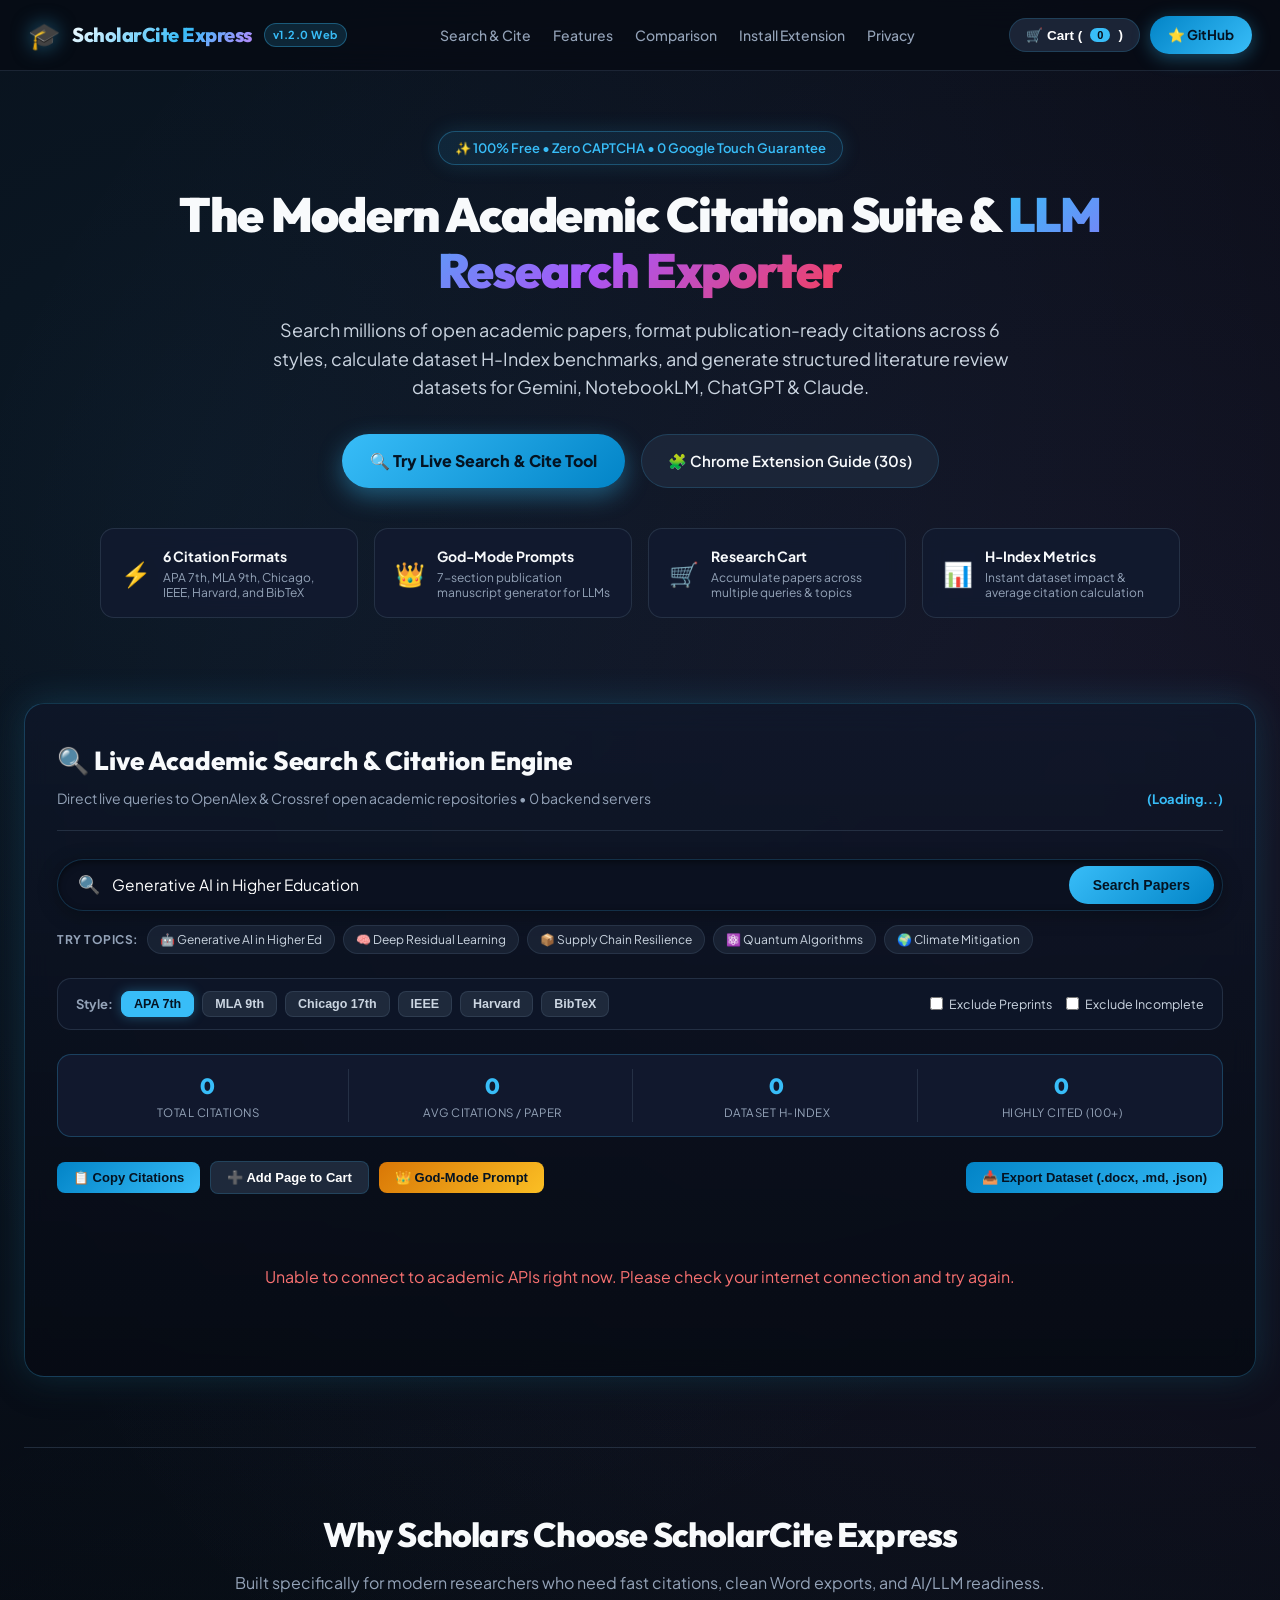
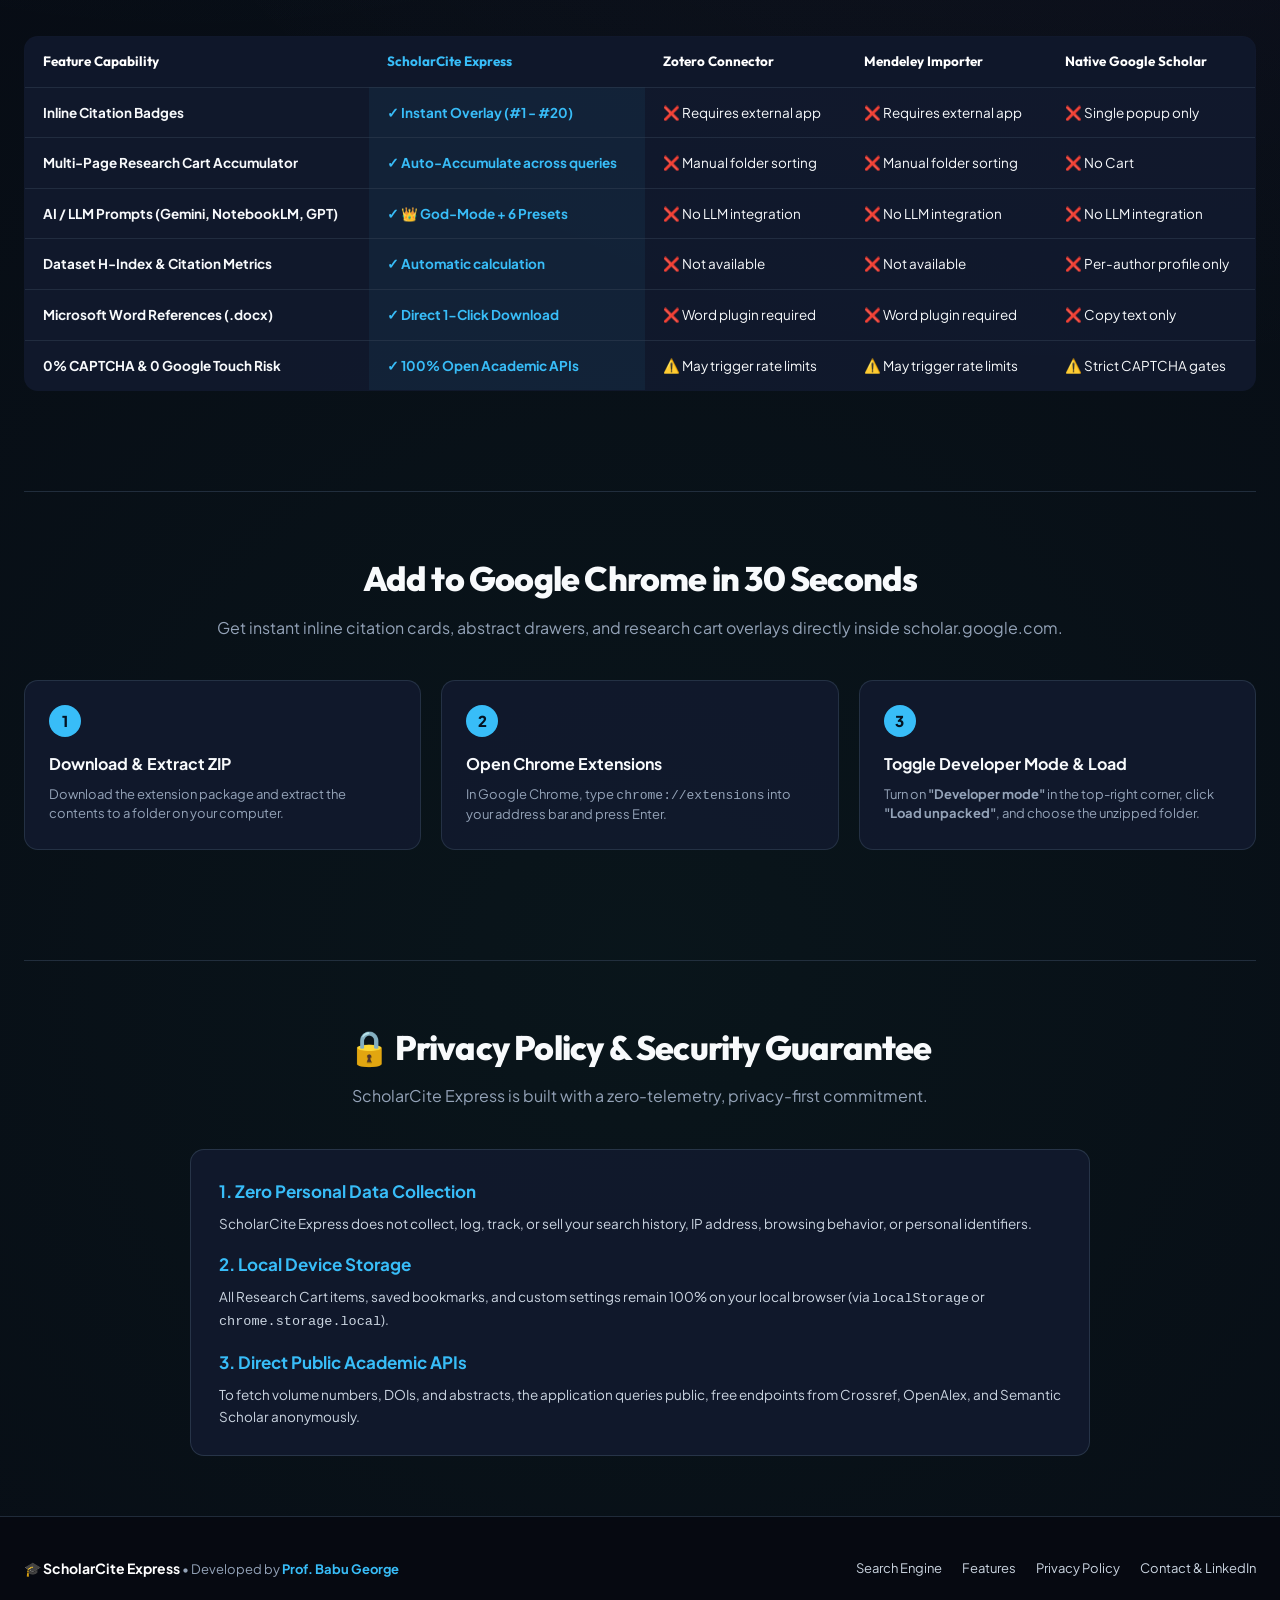
<file: index.html>
<!DOCTYPE html>
<html lang="en">
<head>
  <meta charset="UTF-8">
  <meta name="viewport" content="width=device-width, initial-scale=1.0">
  <title>ScholarCite Express - Smart Academic Research Suite &amp; Live Citation Generator</title>
  <meta name="description" content="Free academic research suite and live citation generator. Format APA 7th, MLA 9th, Chicago, IEEE, Harvard, and BibTeX citations, export Word and Markdown datasets with H-Index metrics, and generate LLM literature review prompts.">
  <meta name="keywords" content="Google Scholar, citation generator, APA 7th, MLA 9th, BibTeX, LLM literature review, research cart, academic research tool, Babu George">
  
  <!-- Open Graph -->
  <meta property="og:title" content="ScholarCite Express - Smart Academic Research Suite">
  <meta property="og:description" content="Generate instant citations, fetch multi-paragraph abstracts, calculate H-index benchmarks, and export Word/Markdown datasets for LLMs.">
  <meta property="og:type" content="website">
  
  <style>
@import url('https://fonts.googleapis.com/css2?family=Outfit:wght@300;400;500;600;700;800;900&family=Plus+Jakarta+Sans:ital,wght@0,300;0,400;0,500;0,600;0,700;1,400&family=JetBrains+Mono:wght@400;500;700&display=swap');

:root {
  --bg-dark: #070b14;
  --bg-surface: #0f172a;
  --bg-card: rgba(18, 26, 47, 0.85);
  --bg-card-hover: rgba(28, 39, 68, 0.95);
  --border-color: rgba(56, 189, 248, 0.18);
  --border-focus: #38bdf8;
  
  --primary: #38bdf8;
  --primary-glow: rgba(56, 189, 248, 0.35);
  --accent-purple: #c084fc;
  --accent-emerald: #34d399;
  --accent-amber: #fbbf24;
  --accent-rose: #f87171;
  
  --text-main: #f8fafc;
  --text-muted: #94a3b8;
  --text-sub: #cbd5e1;
  
  --font-heading: 'Outfit', -apple-system, BlinkMacSystemFont, sans-serif;
  --font-body: 'Plus Jakarta Sans', -apple-system, BlinkMacSystemFont, sans-serif;
  --font-mono: 'JetBrains Mono', monospace;
  
  --radius-sm: 8px;
  --radius-md: 14px;
  --radius-lg: 20px;
  --radius-full: 9999px;
  
  --shadow-sm: 0 4px 12px rgba(0, 0, 0, 0.25);
  --shadow-md: 0 10px 30px rgba(0, 0, 0, 0.4);
  --shadow-glow: 0 0 35px rgba(56, 189, 248, 0.2);
}

*, *::before, *::after {
  box-sizing: border-box;
  margin: 0;
  padding: 0;
}

html {
  scroll-behavior: smooth;
}

body {
  background-color: var(--bg-dark);
  color: var(--text-main);
  font-family: var(--font-body);
  line-height: 1.6;
  min-height: 100vh;
  overflow-x: hidden;
  position: relative;
  background-image: 
    radial-gradient(circle at 15% 15%, rgba(56, 189, 248, 0.08) 0%, transparent 40%),
    radial-gradient(circle at 85% 25%, rgba(192, 132, 252, 0.08) 0%, transparent 45%),
    radial-gradient(circle at 50% 80%, rgba(52, 211, 153, 0.05) 0%, transparent 50%);
}

/* Scrollbar */
::-webkit-scrollbar {
  width: 9px;
  height: 9px;
}
::-webkit-scrollbar-track {
  background: var(--bg-dark);
}
::-webkit-scrollbar-thumb {
  background: #1e293b;
  border-radius: var(--radius-full);
  border: 2px solid var(--bg-dark);
}
::-webkit-scrollbar-thumb:hover {
  background: #334155;
}

/* Header & Nav */
.site-nav {
  position: sticky;
  top: 0;
  z-index: 100;
  backdrop-filter: blur(16px);
  -webkit-backdrop-filter: blur(16px);
  background: rgba(7, 11, 20, 0.82);
  border-bottom: 1px solid rgba(51, 65, 85, 0.5);
  padding: 14px 28px;
}

.nav-container {
  max-width: 1280px;
  margin: 0 auto;
  display: flex;
  justify-content: space-between;
  align-items: center;
}

.nav-brand {
  display: flex;
  align-items: center;
  gap: 12px;
  text-decoration: none;
  color: var(--text-main);
}

.nav-logo-icon {
  font-size: 26px;
  filter: drop-shadow(0 0 10px rgba(56, 189, 248, 0.5));
}

.nav-brand-text {
  font-family: var(--font-heading);
  font-size: 20px;
  font-weight: 800;
  letter-spacing: -0.5px;
  background: linear-gradient(135deg, #ffffff 0%, #38bdf8 60%, #c084fc 100%);
  -webkit-background-clip: text;
  -webkit-text-fill-color: transparent;
}

.nav-badge-pill {
  font-size: 11px;
  font-weight: 700;
  background: rgba(56, 189, 248, 0.15);
  color: var(--primary);
  border: 1px solid rgba(56, 189, 248, 0.35);
  padding: 2px 8px;
  border-radius: var(--radius-full);
  letter-spacing: 0.5px;
}

.nav-links {
  display: flex;
  align-items: center;
  gap: 22px;
  list-style: none;
}

.nav-links a {
  color: var(--text-muted);
  text-decoration: none;
  font-size: 14px;
  font-weight: 500;
  transition: color 0.2s, transform 0.2s;
}

.nav-links a:hover {
  color: var(--primary);
}

.nav-btn-cart {
  background: rgba(30, 41, 59, 0.9);
  color: #fff;
  border: 1px solid var(--border-color);
  padding: 8px 16px;
  border-radius: var(--radius-full);
  font-size: 13.5px;
  font-weight: 600;
  cursor: pointer;
  display: flex;
  align-items: center;
  gap: 8px;
  transition: all 0.2s ease;
}

.nav-btn-cart:hover {
  background: #1e293b;
  border-color: var(--primary);
  box-shadow: 0 0 16px var(--primary-glow);
}

.cart-counter {
  background: var(--primary);
  color: #070b14;
  font-weight: 800;
  font-size: 11px;
  padding: 1px 7px;
  border-radius: var(--radius-full);
}

.nav-btn-download {
  background: linear-gradient(135deg, #0284c7 0%, #38bdf8 100%);
  color: #041322;
  font-weight: 700;
  font-size: 13.5px;
  padding: 8px 18px;
  border-radius: var(--radius-full);
  text-decoration: none;
  display: flex;
  align-items: center;
  gap: 6px;
  box-shadow: 0 4px 18px rgba(56, 189, 248, 0.35);
  transition: all 0.2s ease;
  border: none;
  cursor: pointer;
}

.nav-btn-download:hover {
  transform: translateY(-1px);
  box-shadow: 0 6px 24px rgba(56, 189, 248, 0.5);
}

/* Layout Containers */
.main-wrapper {
  max-width: 1280px;
  margin: 0 auto;
  padding: 0 24px;
}

/* Hero Section */
.hero-section {
  padding: 60px 0 35px 0;
  text-align: center;
}

.hero-pill-badge {
  display: inline-flex;
  align-items: center;
  gap: 8px;
  background: rgba(56, 189, 248, 0.1);
  border: 1px solid rgba(56, 189, 248, 0.3);
  padding: 6px 16px;
  border-radius: var(--radius-full);
  color: var(--primary);
  font-size: 13px;
  font-weight: 600;
  margin-bottom: 22px;
  box-shadow: 0 0 20px rgba(56, 189, 248, 0.15);
}

.hero-title {
  font-family: var(--font-heading);
  font-size: 48px;
  font-weight: 900;
  line-height: 1.15;
  letter-spacing: -1.2px;
  margin-bottom: 18px;
  max-width: 960px;
  margin-left: auto;
  margin-right: auto;
}

.hero-gradient-text {
  background: linear-gradient(135deg, #38bdf8 0%, #a855f7 50%, #f43f5e 100%);
  -webkit-background-clip: text;
  -webkit-text-fill-color: transparent;
}

.hero-subtitle {
  font-size: 18px;
  color: var(--text-sub);
  max-width: 760px;
  margin: 0 auto 32px auto;
  line-height: 1.6;
}

.hero-actions-row {
  display: flex;
  justify-content: center;
  align-items: center;
  gap: 16px;
  flex-wrap: wrap;
  margin-bottom: 40px;
}

.hero-btn-primary {
  background: linear-gradient(135deg, #38bdf8 0%, #0284c7 100%);
  color: #041322;
  font-size: 16px;
  font-weight: 800;
  padding: 14px 28px;
  border-radius: var(--radius-full);
  text-decoration: none;
  display: flex;
  align-items: center;
  gap: 10px;
  box-shadow: 0 8px 25px rgba(56, 189, 248, 0.4);
  transition: all 0.25s ease;
  border: none;
  cursor: pointer;
}

.hero-btn-primary:hover {
  transform: translateY(-2px);
  box-shadow: 0 12px 35px rgba(56, 189, 248, 0.55);
}

.hero-btn-secondary {
  background: rgba(30, 41, 59, 0.85);
  color: var(--text-main);
  border: 1px solid var(--border-color);
  font-size: 15px;
  font-weight: 600;
  padding: 14px 26px;
  border-radius: var(--radius-full);
  text-decoration: none;
  display: flex;
  align-items: center;
  gap: 8px;
  transition: all 0.2s ease;
}

.hero-btn-secondary:hover {
  background: #1e293b;
  border-color: var(--primary);
  color: var(--primary);
}

/* Feature Highlights Grid */
.hero-features-strip {
  display: grid;
  grid-template-columns: repeat(auto-fit, minmax(220px, 1fr));
  gap: 16px;
  max-width: 1080px;
  margin: 0 auto 50px auto;
}

.hero-feature-item {
  background: var(--bg-card);
  border: 1px solid rgba(51, 65, 85, 0.6);
  border-radius: var(--radius-md);
  padding: 16px 20px;
  display: flex;
  align-items: center;
  gap: 12px;
  text-align: left;
  backdrop-filter: blur(10px);
}

.hero-feature-icon {
  font-size: 24px;
}

.hero-feature-text h4 {
  font-size: 14px;
  font-weight: 700;
  color: var(--text-main);
  margin-bottom: 2px;
}

.hero-feature-text p {
  font-size: 12px;
  color: var(--text-muted);
  line-height: 1.3;
}

/* Interactive App Section */
.app-section {
  background: linear-gradient(180deg, rgba(15, 23, 42, 0.7) 0%, rgba(7, 11, 20, 0.95) 100%);
  border: 1px solid rgba(56, 189, 248, 0.25);
  border-radius: var(--radius-lg);
  padding: 36px 32px;
  margin-bottom: 70px;
  box-shadow: var(--shadow-glow), var(--shadow-md);
  backdrop-filter: blur(12px);
}

.app-header {
  display: flex;
  justify-content: space-between;
  align-items: flex-end;
  margin-bottom: 28px;
  flex-wrap: wrap;
  gap: 16px;
  border-bottom: 1px solid rgba(51, 65, 85, 0.6);
  padding-bottom: 20px;
}

.app-title-group h2 {
  font-family: var(--font-heading);
  font-size: 26px;
  font-weight: 800;
  display: flex;
  align-items: center;
  gap: 10px;
  margin-bottom: 6px;
}

.app-title-group p {
  font-size: 14px;
  color: var(--text-muted);
}

.app-controls-top {
  display: flex;
  align-items: center;
  gap: 12px;
  flex-wrap: wrap;
}

/* Search Bar Box */
.search-container {
  margin-bottom: 24px;
}

.search-box {
  display: flex;
  align-items: center;
  background: #0b1120;
  border: 1.5px solid var(--border-color);
  border-radius: var(--radius-full);
  padding: 6px 8px 6px 20px;
  box-shadow: inset 0 2px 6px rgba(0,0,0,0.5), 0 4px 20px rgba(0,0,0,0.3);
  transition: all 0.2s ease;
}

.search-box:focus-within {
  border-color: var(--primary);
  box-shadow: 0 0 25px rgba(56, 189, 248, 0.35);
}

.search-icon {
  font-size: 18px;
  color: var(--text-muted);
  margin-right: 12px;
}

.search-input {
  flex: 1;
  background: transparent;
  border: none;
  color: #fff;
  font-family: var(--font-body);
  font-size: 15.5px;
  outline: none;
}

.search-input::placeholder {
  color: #64748b;
}

.search-btn {
  background: linear-gradient(135deg, #38bdf8 0%, #0284c7 100%);
  color: #041322;
  border: none;
  font-weight: 800;
  font-size: 14px;
  padding: 11px 24px;
  border-radius: var(--radius-full);
  cursor: pointer;
  display: flex;
  align-items: center;
  gap: 6px;
  transition: all 0.2s ease;
}

.search-btn:hover {
  transform: scale(1.02);
  box-shadow: 0 0 15px rgba(56, 189, 248, 0.5);
}

/* Quick Topic Pills */
.quick-topics {
  display: flex;
  align-items: center;
  gap: 8px;
  flex-wrap: wrap;
  margin-top: 14px;
}

.quick-topics-label {
  font-size: 12px;
  font-weight: 700;
  color: var(--text-muted);
  text-transform: uppercase;
  letter-spacing: 0.5px;
}

.topic-pill {
  background: rgba(30, 41, 59, 0.7);
  border: 1px solid rgba(51, 65, 85, 0.6);
  color: var(--text-sub);
  font-size: 12px;
  padding: 4px 12px;
  border-radius: var(--radius-full);
  cursor: pointer;
  transition: all 0.2s ease;
}

.topic-pill:hover {
  background: rgba(56, 189, 248, 0.15);
  border-color: var(--primary);
  color: var(--primary);
}

/* Filter & Style Bar */
.filter-bar {
  display: flex;
  justify-content: space-between;
  align-items: center;
  background: rgba(15, 23, 42, 0.9);
  border: 1px solid rgba(51, 65, 85, 0.6);
  border-radius: var(--radius-md);
  padding: 12px 18px;
  margin-bottom: 24px;
  flex-wrap: wrap;
  gap: 14px;
}

.style-selector-group {
  display: flex;
  align-items: center;
  gap: 8px;
  flex-wrap: wrap;
}

.style-selector-group span {
  font-size: 13px;
  font-weight: 700;
  color: var(--text-muted);
}

.style-btn {
  background: #1e293b;
  border: 1px solid rgba(51, 65, 85, 0.8);
  color: var(--text-sub);
  font-size: 12.5px;
  font-weight: 600;
  padding: 5px 12px;
  border-radius: var(--radius-sm);
  cursor: pointer;
  transition: all 0.15s ease;
}

.style-btn:hover {
  background: #334155;
  color: #fff;
}

.style-btn.active {
  background: var(--primary);
  color: #041322;
  font-weight: 800;
  border-color: var(--primary);
  box-shadow: 0 0 12px var(--primary-glow);
}

.filter-checkboxes {
  display: flex;
  align-items: center;
  gap: 14px;
  flex-wrap: wrap;
}

.custom-checkbox {
  display: flex;
  align-items: center;
  gap: 6px;
  font-size: 12.5px;
  color: var(--text-sub);
  cursor: pointer;
  user-select: none;
}

.custom-checkbox input {
  accent-color: var(--primary);
  cursor: pointer;
}

/* Metrics Banner */
.metrics-banner {
  background: rgba(18, 26, 47, 0.95);
  border: 1px solid rgba(56, 189, 248, 0.25);
  border-radius: var(--radius-md);
  padding: 14px 20px;
  margin-bottom: 24px;
  display: grid;
  grid-template-columns: repeat(auto-fit, minmax(160px, 1fr));
  gap: 14px;
  text-align: center;
}

.metric-card {
  border-right: 1px solid rgba(51, 65, 85, 0.6);
  padding-right: 10px;
}

.metric-card:last-child {
  border-right: none;
}

.metric-value {
  font-family: var(--font-heading);
  font-size: 22px;
  font-weight: 800;
  color: var(--primary);
}

.metric-label {
  font-size: 11.5px;
  color: var(--text-muted);
  text-transform: uppercase;
  letter-spacing: 0.5px;
}

/* Action Buttons Bar */
.action-buttons-bar {
  display: flex;
  justify-content: space-between;
  align-items: center;
  margin-bottom: 20px;
  flex-wrap: wrap;
  gap: 12px;
}

.action-btns-left {
  display: flex;
  align-items: center;
  gap: 10px;
  flex-wrap: wrap;
}

.act-btn {
  background: #1e293b;
  border: 1px solid var(--border-color);
  color: #fff;
  font-size: 13px;
  font-weight: 600;
  padding: 8px 16px;
  border-radius: var(--radius-sm);
  cursor: pointer;
  display: flex;
  align-items: center;
  gap: 6px;
  transition: all 0.2s ease;
}

.act-btn:hover {
  background: #334155;
  border-color: var(--primary);
}

.act-btn-primary {
  background: linear-gradient(135deg, #0284c7 0%, #38bdf8 100%);
  color: #041322;
  font-weight: 800;
  border: none;
}

.act-btn-primary:hover {
  box-shadow: 0 0 15px rgba(56, 189, 248, 0.4);
}

.act-btn-god {
  background: linear-gradient(135deg, #d97706 0%, #fbbf24 100%);
  color: #041322;
  font-weight: 800;
  border: none;
}

.act-btn-god:hover {
  box-shadow: 0 0 15px rgba(251, 191, 36, 0.4);
}

/* Results Grid / List */
.results-list {
  display: flex;
  flex-direction: column;
  gap: 18px;
}

/* Paper Card */
.paper-card {
  background: var(--bg-card);
  border: 1px solid rgba(51, 65, 85, 0.7);
  border-radius: var(--radius-md);
  padding: 22px;
  transition: all 0.25s ease;
  position: relative;
}

.paper-card:hover {
  background: var(--bg-card-hover);
  border-color: var(--border-color);
  box-shadow: 0 8px 24px rgba(0, 0, 0, 0.45);
}

.paper-card-header {
  display: flex;
  justify-content: space-between;
  align-items: flex-start;
  margin-bottom: 12px;
  gap: 14px;
  flex-wrap: wrap;
}

.paper-badges {
  display: flex;
  align-items: center;
  gap: 6px;
  flex-wrap: wrap;
}

.badge {
  font-size: 11px;
  font-weight: 700;
  padding: 3px 9px;
  border-radius: var(--radius-full);
  display: inline-flex;
  align-items: center;
  gap: 4px;
}

.badge-rank {
  background: rgba(56, 189, 248, 0.15);
  color: var(--primary);
  border: 1px solid rgba(56, 189, 248, 0.35);
  font-weight: 800;
}

.badge-journal {
  background: rgba(52, 211, 153, 0.15);
  color: var(--accent-emerald);
  border: 1px solid rgba(52, 211, 153, 0.35);
}

.badge-book {
  background: rgba(251, 191, 36, 0.15);
  color: var(--accent-amber);
  border: 1px solid rgba(251, 191, 36, 0.35);
}

.badge-conference {
  background: rgba(192, 132, 252, 0.15);
  color: var(--accent-purple);
  border: 1px solid rgba(192, 132, 252, 0.35);
}

.badge-preprint {
  background: rgba(248, 113, 113, 0.15);
  color: var(--accent-rose);
  border: 1px solid rgba(248, 113, 113, 0.35);
}

.badge-impact-high {
  background: rgba(239, 68, 68, 0.15);
  color: #f87171;
  border: 1px solid rgba(239, 68, 68, 0.4);
  font-weight: 800;
}

.badge-impact-mid {
  background: rgba(245, 158, 11, 0.15);
  color: #fbbf24;
  border: 1px solid rgba(245, 158, 11, 0.4);
}

.badge-kw {
  background: rgba(168, 85, 247, 0.12);
  color: #d8b4fe;
  border: 1px solid rgba(168, 85, 247, 0.25);
}

.paper-actions {
  display: flex;
  align-items: center;
  gap: 6px;
  flex-wrap: wrap;
}

.card-btn {
  background: #1e293b;
  border: 1px solid rgba(51, 65, 85, 0.8);
  color: #cbd5e1;
  font-size: 11.5px;
  font-weight: 600;
  padding: 4px 10px;
  border-radius: var(--radius-sm);
  cursor: pointer;
  text-decoration: none;
  display: inline-flex;
  align-items: center;
  gap: 4px;
  transition: all 0.15s ease;
}

.card-btn:hover {
  background: #334155;
  color: #fff;
  border-color: var(--primary);
}

.card-btn-oa {
  background: rgba(52, 211, 153, 0.15);
  color: #34d399;
  border-color: rgba(52, 211, 153, 0.35);
}

.card-btn-oa:hover {
  background: rgba(52, 211, 153, 0.25);
  color: #6ee7b7;
}

.card-btn-cart.in-cart {
  background: rgba(56, 189, 248, 0.2);
  color: var(--primary);
  border-color: var(--primary);
  font-weight: 700;
}

/* Paper Citation Text */
.paper-citation-text {
  font-size: 14.5px;
  line-height: 1.55;
  color: #f1f5f9;
  margin-bottom: 12px;
  padding: 10px 14px;
  background: rgba(11, 17, 32, 0.7);
  border-radius: var(--radius-sm);
  border-left: 3px solid var(--primary);
  font-family: var(--font-body);
}

.paper-citation-text i {
  color: #38bdf8;
  font-style: italic;
}

/* Abstract Drawer */
.abstract-drawer {
  background: rgba(15, 23, 42, 0.95);
  border: 1px solid rgba(51, 65, 85, 0.8);
  border-radius: var(--radius-sm);
  padding: 14px;
  margin-top: 10px;
  font-size: 13px;
  color: var(--text-sub);
  line-height: 1.5;
}

.abstract-header {
  display: flex;
  justify-content: space-between;
  align-items: center;
  margin-bottom: 8px;
  font-weight: 700;
  color: var(--primary);
  font-size: 12px;
}

/* Loading & Empty State */
.loading-box {
  text-align: center;
  padding: 50px 20px;
  color: var(--text-muted);
}

.loading-spinner {
  width: 44px;
  height: 44px;
  border: 3.5px solid rgba(56, 189, 248, 0.2);
  border-top-color: var(--primary);
  border-radius: 50%;
  animation: spin 0.8s linear infinite;
  margin: 0 auto 16px auto;
}

@keyframes spin {
  to { transform: rotate(360deg); }
}

/* Modal Overlays */
.modal-backdrop {
  position: fixed;
  top: 0;
  left: 0;
  right: 0;
  bottom: 0;
  background: rgba(0, 0, 0, 0.75);
  backdrop-filter: blur(8px);
  z-index: 200;
  display: flex;
  justify-content: center;
  align-items: center;
  padding: 20px;
}

.modal-content {
  background: #0f172a;
  border: 1px solid var(--border-color);
  border-radius: var(--radius-lg);
  max-width: 760px;
  width: 100%;
  max-height: 85vh;
  overflow-y: auto;
  padding: 28px;
  box-shadow: 0 20px 50px rgba(0, 0, 0, 0.6), var(--shadow-glow);
  position: relative;
}

.modal-header {
  display: flex;
  justify-content: space-between;
  align-items: center;
  margin-bottom: 20px;
  border-bottom: 1px solid rgba(51, 65, 85, 0.6);
  padding-bottom: 14px;
}

.modal-header h3 {
  font-family: var(--font-heading);
  font-size: 20px;
  font-weight: 800;
  color: #fff;
}

.modal-close {
  background: none;
  border: none;
  color: var(--text-muted);
  font-size: 24px;
  cursor: pointer;
  line-height: 1;
}

.modal-close:hover {
  color: #fff;
}

/* Export Grid */
.export-grid {
  display: grid;
  grid-template-columns: repeat(auto-fit, minmax(200px, 1fr));
  gap: 12px;
  margin-bottom: 24px;
}

.exp-tile {
  background: #1e293b;
  border: 1px solid rgba(51, 65, 85, 0.8);
  border-radius: var(--radius-md);
  padding: 16px;
  text-align: left;
  cursor: pointer;
  transition: all 0.2s ease;
  color: #fff;
}

.exp-tile:hover {
  background: #27354f;
  border-color: var(--primary);
  box-shadow: 0 4px 16px rgba(56, 189, 248, 0.2);
}

.exp-tile-title {
  font-size: 15px;
  font-weight: 700;
  margin-bottom: 4px;
  display: flex;
  align-items: center;
  gap: 6px;
}

.exp-tile-desc {
  font-size: 11.5px;
  color: var(--text-muted);
}

/* Showcase Section */
.showcase-section {
  padding: 60px 0;
  border-top: 1px solid rgba(51, 65, 85, 0.6);
}

.section-title {
  text-align: center;
  margin-bottom: 40px;
}

.section-title h2 {
  font-family: var(--font-heading);
  font-size: 34px;
  font-weight: 800;
  letter-spacing: -0.8px;
  margin-bottom: 8px;
}

.section-title p {
  color: var(--text-muted);
  font-size: 16px;
}

.comparison-table-wrap {
  overflow-x: auto;
  margin-bottom: 40px;
}

.comparison-table {
  width: 100%;
  border-collapse: collapse;
  background: var(--bg-card);
  border-radius: var(--radius-md);
  overflow: hidden;
  border: 1px solid rgba(51, 65, 85, 0.7);
}

.comparison-table th, .comparison-table td {
  padding: 14px 18px;
  text-align: left;
  border-bottom: 1px solid rgba(51, 65, 85, 0.5);
  font-size: 13.5px;
}

.comparison-table th {
  background: #0f172a;
  color: #fff;
  font-weight: 700;
  font-family: var(--font-heading);
}

.comparison-table tr:last-child td {
  border-bottom: none;
}

.comparison-table td.highlight {
  background: rgba(56, 189, 248, 0.06);
  color: var(--primary);
  font-weight: 700;
}

/* Step Guides */
.steps-grid {
  display: grid;
  grid-template-columns: repeat(auto-fit, minmax(260px, 1fr));
  gap: 20px;
  margin-bottom: 50px;
}

.step-card {
  background: var(--bg-card);
  border: 1px solid rgba(51, 65, 85, 0.6);
  border-radius: var(--radius-md);
  padding: 24px;
  position: relative;
}

.step-number {
  display: inline-block;
  width: 32px;
  height: 32px;
  background: var(--primary);
  color: #041322;
  font-weight: 800;
  font-size: 15px;
  border-radius: 50%;
  text-align: center;
  line-height: 32px;
  margin-bottom: 14px;
}

.step-card h3 {
  font-size: 16px;
  font-weight: 700;
  margin-bottom: 8px;
}

.step-card p {
  font-size: 13px;
  color: var(--text-muted);
  line-height: 1.5;
}

/* Footer */
.site-footer {
  background: #060911;
  border-top: 1px solid rgba(51, 65, 85, 0.6);
  padding: 40px 0 25px 0;
  color: var(--text-muted);
  font-size: 13px;
}

.footer-container {
  max-width: 1280px;
  margin: 0 auto;
  padding: 0 24px;
  display: flex;
  justify-content: space-between;
  align-items: center;
  flex-wrap: wrap;
  gap: 20px;
}

.footer-links {
  display: flex;
  gap: 20px;
}

.footer-links a {
  color: var(--text-sub);
  text-decoration: none;
}

.footer-links a:hover {
  color: var(--primary);
}

@media (max-width: 768px) {
  .hero-title {
    font-size: 34px;
  }
  .app-section {
    padding: 24px 16px;
  }
  .nav-links a {
    display: none;
  }
}

  </style>
</head>
<body>

  <!-- Navigation -->
  <header class="site-nav">
    <div class="nav-container">
      <a href="#" class="nav-brand">
        <span class="nav-logo-icon">🎓</span>
        <span class="nav-brand-text">ScholarCite Express</span>
        <span class="nav-badge-pill">v1.2.0 Web</span>
      </a>

      <ul class="nav-links">
        <li><a href="#app">Search &amp; Cite</a></li>
        <li><a href="#features">Features</a></li>
        <li><a href="#compare">Comparison</a></li>
        <li><a href="#install">Install Extension</a></li>
        <li><a href="#privacy">Privacy</a></li>
      </ul>

      <div style="display: flex; align-items: center; gap: 10px;">
        <button id="btn-nav-cart" class="nav-btn-cart" title="View Accumulated Research Cart">
          🛒 Cart (<span id="nav-cart-count" class="cart-counter">0</span>)
        </button>
        <a href="https://github.com/professorgeorge/scholarcite-express" target="_blank" rel="noopener noreferrer" class="nav-btn-download" title="Open GitHub Repository">
          ⭐ GitHub
        </a>
      </div>
    </div>
  </header>

  <div class="main-wrapper">
    
    <!-- Hero Section -->
    <section class="hero-section">
      <div class="hero-pill-badge">
        <span>✨ 100% Free &bull; Zero CAPTCHA &bull; 0 Google Touch Guarantee</span>
      </div>

      <h1 class="hero-title">
        The Modern Academic Citation Suite &amp; <span class="hero-gradient-text">LLM Research Exporter</span>
      </h1>

      <p class="hero-subtitle">
        Search millions of open academic papers, format publication-ready citations across 6 styles, calculate dataset H-Index benchmarks, and generate structured literature review datasets for Gemini, NotebookLM, ChatGPT &amp; Claude.
      </p>

      <div class="hero-actions-row">
        <a href="#app" class="hero-btn-primary">
          🔍 Try Live Search &amp; Cite Tool
        </a>
        <a href="#" id="btn-install-guide" class="hero-btn-secondary">
          🧩 Chrome Extension Guide (30s)
        </a>
      </div>

      <!-- Feature Highlight Badges -->
      <div id="features" class="hero-features-strip">
        <div class="hero-feature-item">
          <span class="hero-feature-icon">⚡</span>
          <div class="hero-feature-text">
            <h4>6 Citation Formats</h4>
            <p>APA 7th, MLA 9th, Chicago, IEEE, Harvard, and BibTeX</p>
          </div>
        </div>

        <div class="hero-feature-item">
          <span class="hero-feature-icon">👑</span>
          <div class="hero-feature-text">
            <h4>God-Mode Prompts</h4>
            <p>7-section publication manuscript generator for LLMs</p>
          </div>
        </div>

        <div class="hero-feature-item">
          <span class="hero-feature-icon">🛒</span>
          <div class="hero-feature-text">
            <h4>Research Cart</h4>
            <p>Accumulate papers across multiple queries &amp; topics</p>
          </div>
        </div>

        <div class="hero-feature-item">
          <span class="hero-feature-icon">📊</span>
          <div class="hero-feature-text">
            <h4>H-Index Metrics</h4>
            <p>Instant dataset impact &amp; average citation calculation</p>
          </div>
        </div>
      </div>
    </section>

    <!-- Interactive Search & Citation App -->
    <section id="app" class="app-section">
      <div class="app-header">
        <div class="app-title-group">
          <h2>🔍 Live Academic Search &amp; Citation Engine</h2>
          <p>Direct live queries to OpenAlex &amp; Crossref open academic repositories &bull; 0 backend servers</p>
        </div>

        <div class="app-controls-top">
          <span id="results-count-label" style="font-size: 13px; font-weight: 700; color: #38bdf8;">(Loading...)</span>
        </div>
      </div>

      <!-- Search Input Box -->
      <div class="search-container">
        <form id="web-search-form" class="search-box">
          <span class="search-icon">🔍</span>
          <input type="text" id="web-search-input" class="search-input" placeholder="Search any research topic, paper title, or DOI (e.g. 10.1038/s41586-020-2649-2)..." autocomplete="off">
          <button type="submit" class="search-btn">Search Papers</button>
        </form>

        <div class="quick-topics">
          <span class="quick-topics-label">Try Topics:</span>
          <span class="topic-pill" data-topic="Generative AI in Higher Education">🤖 Generative AI in Higher Ed</span>
          <span class="topic-pill" data-topic="Deep Residual Learning for Image Recognition">🧠 Deep Residual Learning</span>
          <span class="topic-pill" data-topic="Supply Chain Resilience">📦 Supply Chain Resilience</span>
          <span class="topic-pill" data-topic="Quantum Computing Algorithms">⚛️ Quantum Algorithms</span>
          <span class="topic-pill" data-topic="Climate Change Mitigation Strategies">🌍 Climate Mitigation</span>
        </div>
      </div>

      <!-- Filter & Style Bar -->
      <div class="filter-bar">
        <div class="style-selector-group">
          <span>Style:</span>
          <button class="style-btn active" data-style="apa">APA 7th</button>
          <button class="style-btn" data-style="mla">MLA 9th</button>
          <button class="style-btn" data-style="chicago">Chicago 17th</button>
          <button class="style-btn" data-style="ieee">IEEE</button>
          <button class="style-btn" data-style="harvard">Harvard</button>
          <button class="style-btn" data-style="bibtex">BibTeX</button>
        </div>

        <div class="filter-checkboxes">
          <label class="custom-checkbox">
            <input type="checkbox" id="chk-exclude-preprints">
            <span>Exclude Preprints</span>
          </label>
          <label class="custom-checkbox">
            <input type="checkbox" id="chk-exclude-incomplete">
            <span>Exclude Incomplete</span>
          </label>
        </div>
      </div>

      <!-- Live Dataset Metrics Banner -->
      <div class="metrics-banner">
        <div class="metric-card">
          <div id="metric-total-cites" class="metric-value">0</div>
          <div class="metric-label">Total Citations</div>
        </div>
        <div class="metric-card">
          <div id="metric-avg-cites" class="metric-value">0</div>
          <div class="metric-label">Avg Citations / Paper</div>
        </div>
        <div class="metric-card">
          <div id="metric-h-index" class="metric-value">0</div>
          <div class="metric-label">Dataset H-Index</div>
        </div>
        <div class="metric-card">
          <div id="metric-high-count" class="metric-value">0</div>
          <div class="metric-label">Highly Cited (100+)</div>
        </div>
      </div>

      <!-- Action Buttons Bar -->
      <div class="action-buttons-bar">
        <div class="action-btns-left">
          <button id="btn-copy-all" class="act-btn act-btn-primary">
            📋 Copy Citations
          </button>
          <button id="btn-add-all-cart" class="act-btn">
            ➕ Add Page to Cart
          </button>
          <button id="btn-god-mode-top" class="act-btn act-btn-god">
            👑 God-Mode Prompt
          </button>
        </div>

        <button id="btn-open-export-modal" class="act-btn act-btn-primary">
          📥 Export Dataset (.docx, .md, .json)
        </button>
      </div>

      <!-- Results Grid Container -->
      <div id="results-container" class="results-list">
        <!-- Dynamically rendered via JS -->
      </div>
    </section>

    <!-- Comparison Section -->
    <section id="compare" class="showcase-section">
      <div class="section-title">
        <h2>Why Scholars Choose ScholarCite Express</h2>
        <p>Built specifically for modern researchers who need fast citations, clean Word exports, and AI/LLM readiness.</p>
      </div>

      <div class="comparison-table-wrap">
        <table class="comparison-table">
          <thead>
            <tr>
              <th>Feature Capability</th>
              <th style="color: #38bdf8;">ScholarCite Express</th>
              <th>Zotero Connector</th>
              <th>Mendeley Importer</th>
              <th>Native Google Scholar</th>
            </tr>
          </thead>
          <tbody>
            <tr>
              <td><strong>Inline Citation Badges</strong></td>
              <td class="highlight">✓ Instant Overlay (#1 - #20)</td>
              <td>❌ Requires external app</td>
              <td>❌ Requires external app</td>
              <td>❌ Single popup only</td>
            </tr>
            <tr>
              <td><strong>Multi-Page Research Cart Accumulator</strong></td>
              <td class="highlight">✓ Auto-Accumulate across queries</td>
              <td>❌ Manual folder sorting</td>
              <td>❌ Manual folder sorting</td>
              <td>❌ No Cart</td>
            </tr>
            <tr>
              <td><strong>AI / LLM Prompts (Gemini, NotebookLM, GPT)</strong></td>
              <td class="highlight">✓ 👑 God-Mode + 6 Presets</td>
              <td>❌ No LLM integration</td>
              <td>❌ No LLM integration</td>
              <td>❌ No LLM integration</td>
            </tr>
            <tr>
              <td><strong>Dataset H-Index &amp; Citation Metrics</strong></td>
              <td class="highlight">✓ Automatic calculation</td>
              <td>❌ Not available</td>
              <td>❌ Not available</td>
              <td>❌ Per-author profile only</td>
            </tr>
            <tr>
              <td><strong>Microsoft Word References (.docx)</strong></td>
              <td class="highlight">✓ Direct 1-Click Download</td>
              <td>❌ Word plugin required</td>
              <td>❌ Word plugin required</td>
              <td>❌ Copy text only</td>
            </tr>
            <tr>
              <td><strong>0% CAPTCHA &amp; 0 Google Touch Risk</strong></td>
              <td class="highlight">✓ 100% Open Academic APIs</td>
              <td>⚠️ May trigger rate limits</td>
              <td>⚠️ May trigger rate limits</td>
              <td>⚠️ Strict CAPTCHA gates</td>
            </tr>
          </tbody>
        </table>
      </div>
    </section>

    <!-- Chrome Extension Installation Guide -->
    <section id="install" class="showcase-section">
      <div class="section-title">
        <h2>Add to Google Chrome in 30 Seconds</h2>
        <p>Get instant inline citation cards, abstract drawers, and research cart overlays directly inside scholar.google.com.</p>
      </div>

      <div class="steps-grid">
        <div class="step-card">
          <span class="step-number">1</span>
          <h3>Download &amp; Extract ZIP</h3>
          <p>Download the extension package and extract the contents to a folder on your computer.</p>
        </div>

        <div class="step-card">
          <span class="step-number">2</span>
          <h3>Open Chrome Extensions</h3>
          <p>In Google Chrome, type <code>chrome://extensions</code> into your address bar and press Enter.</p>
        </div>

        <div class="step-card">
          <span class="step-number">3</span>
          <h3>Toggle Developer Mode &amp; Load</h3>
          <p>Turn on <strong>"Developer mode"</strong> in the top-right corner, click <strong>"Load unpacked"</strong>, and choose the unzipped folder.</p>
        </div>
      </div>
    </section>

    <!-- Privacy Policy Section -->
    <section id="privacy" class="showcase-section">
      <div class="section-title">
        <h2>🔒 Privacy Policy &amp; Security Guarantee</h2>
        <p>ScholarCite Express is built with a zero-telemetry, privacy-first commitment.</p>
      </div>

      <div style="background: var(--bg-card); border: 1px solid rgba(51, 65, 85, 0.7); border-radius: var(--radius-md); padding: 28px; max-width: 900px; margin: 0 auto;">
        <h3 style="color: #38bdf8; font-size: 17px; margin-bottom: 8px;">1. Zero Personal Data Collection</h3>
        <p style="font-size: 13.5px; color: #cbd5e1; margin-bottom: 16px;">
          ScholarCite Express does not collect, log, track, or sell your search history, IP address, browsing behavior, or personal identifiers.
        </p>

        <h3 style="color: #38bdf8; font-size: 17px; margin-bottom: 8px;">2. Local Device Storage</h3>
        <p style="font-size: 13.5px; color: #cbd5e1; margin-bottom: 16px;">
          All Research Cart items, saved bookmarks, and custom settings remain 100% on your local browser (via <code>localStorage</code> or <code>chrome.storage.local</code>).
        </p>

        <h3 style="color: #38bdf8; font-size: 17px; margin-bottom: 8px;">3. Direct Public Academic APIs</h3>
        <p style="font-size: 13.5px; color: #cbd5e1;">
          To fetch volume numbers, DOIs, and abstracts, the application queries public, free endpoints from Crossref, OpenAlex, and Semantic Scholar anonymously.
        </p>
      </div>
    </section>

  </div>

  <!-- Footer -->
  <footer class="site-footer">
    <div class="footer-container">
      <div>
        <strong style="color: #fff; font-size: 14px;">🎓 ScholarCite Express</strong> &bull; Developed by 
        <a href="https://www.linkedin.com/in/beingbabu/" target="_blank" rel="noopener noreferrer" style="color: #38bdf8; text-decoration: none; font-weight: 700;">
          Prof. Babu George
        </a>
      </div>

      <div class="footer-links">
        <a href="#app">Search Engine</a>
        <a href="#features">Features</a>
        <a href="#privacy">Privacy Policy</a>
        <a href="https://www.linkedin.com/in/beingbabu/" target="_blank" rel="noopener noreferrer">Contact &amp; LinkedIn</a>
      </div>
    </div>
  </footer>

  <!-- Bundled Self-Contained JavaScript Engines -->
  <script>
/**
 * ScholarCite Express - Citation Formatting Engine
 * Formats basic or enriched metadata (with Volume, Issue, Pages, DOI) into standard styles.
 */

window.ScholarCitationFormatter = {
  /**
   * Format paper metadata into chosen style.
   * @param {Object} paper 
   * @param {string} style - 'apa' | 'mla' | 'chicago' | 'ieee' | 'harvard' | 'bibtex'
   * @returns {string} Formatted citation string
   */
  format: function(paper, style) {
    if (!paper) return '';
    style = (style || 'apa').toLowerCase();

    // If official citation string from Scholar exists and matches style, prefer it!
    if (paper.officialCitations && paper.officialCitations[style]) {
      return paper.officialCitations[style];
    }

    switch (style) {
      case 'apa':
        return this.formatAPA(paper);
      case 'mla':
        return this.formatMLA(paper);
      case 'chicago':
        return this.formatChicago(paper);
      case 'ieee':
        return this.formatIEEE(paper);
      case 'harvard':
        return this.formatHarvard(paper);
      case 'bibtex':
        return this.formatBibTeX(paper);
      default:
        return this.formatAPA(paper);
    }
  },

  /**
   * Helper to format author names into "Last, F. M." format
   */
  parseAuthorName: function(nameStr) {
    if (!nameStr) return { last: 'Unknown', initials: '' };
    nameStr = nameStr.trim();
    if (!nameStr) return { last: 'Unknown', initials: '' };

    if (nameStr.includes(',')) {
      const sub = nameStr.split(',');
      const last = sub[0].trim();
      const firstParts = sub[1].trim().split(/\s+/).filter(p => p.length > 0);
      const initials = firstParts.map(p => (p[0] ? p[0].toUpperCase() + '.' : '')).filter(p => p.length > 0).join(' ');
      return { last, initials, original: nameStr };
    }

    const parts = nameStr.split(/\s+/).filter(p => p.length > 0);
    if (parts.length === 1) {
      return { last: parts[0], initials: '' };
    }

    const last = parts.pop();
    const initials = parts.map(p => (p[0] ? p[0].toUpperCase() + '.' : '')).filter(p => p.length > 0).join(' ');
    return { last, initials, original: nameStr };
  },

  formatTitleWithPeriod: function(title) {
    if (!title) return '';
    let t = title.trim();
    return /[.?!]$/.test(t) ? t : `${t}.`;
  },

  /**
   * APA 7th Edition:
   * Author, A. A. (Year). Title of article. Journal Name, Volume(Issue), Pages. https://doi.org/...
   */
  formatAPA: function(paper) {
    const authors = (paper.fullAuthors && paper.fullAuthors.length > 0) ? paper.fullAuthors : (paper.authors || []);
    let authorStr = '';

    if (authors.length === 0) {
      authorStr = 'Anonymous';
    } else if (authors.length === 1) {
      const a = this.parseAuthorName(authors[0]);
      authorStr = `${a.last}${a.initials ? ', ' + a.initials : ''}`;
    } else if (authors.length === 2) {
      const a1 = this.parseAuthorName(authors[0]);
      const a2 = this.parseAuthorName(authors[1]);
      authorStr = `${a1.last}${a1.initials ? ', ' + a1.initials : ''}, & ${a2.last}${a2.initials ? ', ' + a2.initials : ''}`;
    } else if (authors.length <= 20) {
      const formatted = authors.map(aName => {
        const a = this.parseAuthorName(aName);
        return `${a.last}${a.initials ? ', ' + a.initials : ''}`;
      });
      const lastAuthor = formatted.pop();
      authorStr = `${formatted.join(', ')}, & ${lastAuthor}`;
    } else {
      const formatted = authors.slice(0, 19).map(aName => {
        const a = this.parseAuthorName(aName);
        return `${a.last}${a.initials ? ', ' + a.initials : ''}`;
      });
      const lastAuthor = this.parseAuthorName(authors[authors.length - 1]);
      authorStr = `${formatted.join(', ')}, ... ${lastAuthor.last}${lastAuthor.initials ? ', ' + lastAuthor.initials : ''}`;
    }

    const yearStr = paper.year ? `(${paper.year})` : '(n.d.)';
    let titleStr = this.formatTitleWithPeriod(paper.title);
    let venue = paper.fullVenue || paper.venue;
    let venueStr = venue ? `*${venue}*` : '';

    // Enriched Vol / Issue / Pages
    let volIssuePages = '';
    if (paper.volume) {
      volIssuePages += `, *${paper.volume}*`;
      if (paper.issue) {
        volIssuePages += `(${paper.issue})`;
      }
    }
    if (paper.pages) {
      volIssuePages += `, ${paper.pages}`;
    }

    let doiStr = paper.doi ? ` https://doi.org/${paper.doi}` : (paper.url ? ` ${paper.url}` : '');

    return `${authorStr} ${yearStr}. ${titleStr} ${venueStr}${volIssuePages}.${doiStr}`.replace(/\s+/g, ' ').trim();
  },

  /**
   * MLA 9th Edition:
   * Author, First. "Title." Journal Name, vol. X, no. Y, Year, pp. Z-Z.
   */
  formatMLA: function(paper) {
    const authors = (paper.fullAuthors && paper.fullAuthors.length > 0) ? paper.fullAuthors : (paper.authors || []);
    let authorStr = '';

    if (authors.length === 1) {
      const a = this.parseAuthorName(authors[0]);
      authorStr = `${a.last}, ${a.initials || 'A.'}.`;
    } else if (authors.length === 2) {
      const a1 = this.parseAuthorName(authors[0]);
      const a2 = this.parseAuthorName(authors[1]);
      authorStr = `${a1.last}, ${a1.initials || 'A.'}, and ${a2.initials ? a2.initials + ' ' : ''}${a2.last}.`;
    } else if (authors.length > 2) {
      const a1 = this.parseAuthorName(authors[0]);
      authorStr = `${a1.last}, ${a1.initials || 'A.'}, et al.`;
    } else {
      authorStr = 'Anonymous.';
    }

    const cleanTitle = paper.title.replace(/"/g, "'").trim();
    const titlePunct = /[.?!]$/.test(cleanTitle) ? '' : '.';
    let titleStr = `"${cleanTitle}${titlePunct}"`;
    let venue = paper.fullVenue || paper.venue;
    let venueStr = venue ? ` *${venue}*` : '';

    let volStr = paper.volume ? `, vol. ${paper.volume}` : '';
    let issueStr = paper.issue ? `, no. ${paper.issue}` : '';
    let yearStr = paper.year ? `, ${paper.year}` : '';
    let pageStr = paper.pages ? `, pp. ${paper.pages}` : '';
    let doiStr = paper.doi ? `. https://doi.org/${paper.doi}` : (paper.url ? `. ${paper.url}` : '.');

    return `${authorStr} ${titleStr}${venueStr}${volStr}${issueStr}${yearStr}${pageStr}${doiStr}`.replace(/\s+/g, ' ').trim();
  },

  /**
   * Chicago 17th Edition:
   * Author, First. "Title." Journal Name volume, no. issue (Year): pages.
   */
  formatChicago: function(paper) {
    const authors = (paper.fullAuthors && paper.fullAuthors.length > 0) ? paper.fullAuthors : (paper.authors || []);
    let authorStr = '';

    if (authors.length === 1) {
      const a = this.parseAuthorName(authors[0]);
      authorStr = `${a.last}, ${a.initials || 'A.'}.`;
    } else if (authors.length >= 2) {
      const a1 = this.parseAuthorName(authors[0]);
      const formattedRest = authors.slice(1).map(name => {
        const a = this.parseAuthorName(name);
        return `${a.initials ? a.initials + ' ' : ''}${a.last}`;
      });
      authorStr = `${a1.last}, ${a1.initials || 'A.'}, and ${formattedRest.join(', ')}.`;
    } else {
      authorStr = 'Anonymous.';
    }

    const cleanTitle = paper.title.replace(/"/g, "'").trim();
    const titlePunct = /[.?!]$/.test(cleanTitle) ? '' : '.';
    let titleStr = `"${cleanTitle}${titlePunct}"`;
    let venue = paper.fullVenue || paper.venue;
    let venueStr = venue ? ` *${venue}*` : '';

    let volStr = paper.volume ? ` ${paper.volume}` : '';
    let issueStr = paper.issue ? `, no. ${paper.issue}` : '';
    let yearStr = paper.year ? ` (${paper.year})` : '';
    let pageStr = paper.pages ? `: ${paper.pages}` : '';
    let doiStr = paper.doi ? `. https://doi.org/${paper.doi}` : (paper.url ? `. ${paper.url}` : '.');

    return `${authorStr} ${titleStr}${venueStr}${volStr}${issueStr}${yearStr}${pageStr}${doiStr}`.replace(/\s+/g, ' ').trim();
  },

  /**
   * IEEE Style:
   * [N] A. A. Author, "Title," Journal Name, vol. X, no. Y, pp. Z-Z, Year.
   */
  formatIEEE: function(paper) {
    const authors = (paper.fullAuthors && paper.fullAuthors.length > 0) ? paper.fullAuthors : (paper.authors || []);
    let authorStr = '';

    if (authors.length > 0) {
      const formatted = authors.map(name => {
        const a = this.parseAuthorName(name);
        return `${a.initials ? a.initials + ' ' : ''}${a.last}`;
      });

      if (formatted.length === 1) {
        authorStr = formatted[0];
      } else if (formatted.length === 2) {
        authorStr = `${formatted[0]} and ${formatted[1]}`;
      } else if (formatted.length > 6) {
        authorStr = `${formatted[0]} *et al.*`;
      } else {
        const last = formatted.pop();
        authorStr = `${formatted.join(', ')}, and ${last}`;
      }
    } else {
      authorStr = 'Anon.';
    }

    const idxStr = paper.index ? `[${paper.index}] ` : '';
    const cleanTitle = paper.title.trim();
    const titlePunct = /[,.?!]$/.test(cleanTitle) ? '' : ',';
    let titleStr = `"${cleanTitle}${titlePunct}"`;
    let venue = paper.fullVenue || paper.venue;
    let venueStr = venue ? ` *${venue}*,` : '';
    let volStr = paper.volume ? ` vol. ${paper.volume},` : '';
    let issueStr = paper.issue ? ` no. ${paper.issue},` : '';
    let pageStr = paper.pages ? ` pp. ${paper.pages},` : '';
    let yearStr = paper.year ? ` ${paper.year}.` : '.';

    return `${idxStr}${authorStr}, ${titleStr}${venueStr}${volStr}${issueStr}${pageStr}${yearStr}`.replace(/\s+/g, ' ').trim();
  },

  /**
   * Harvard Style:
   * Author, A.A., Year. Title. Journal Name, Volume(Issue), pp. Z-Z.
   */
  formatHarvard: function(paper) {
    const authors = (paper.fullAuthors && paper.fullAuthors.length > 0) ? paper.fullAuthors : (paper.authors || []);
    let authorStr = '';

    if (authors.length > 0) {
      const formatted = authors.map(name => {
        const a = this.parseAuthorName(name);
        return `${a.last}, ${a.initials ? a.initials.replace(/\s+/g, '') : ''}`;
      });

      if (formatted.length === 1) {
        authorStr = formatted[0];
      } else if (formatted.length === 2) {
        authorStr = `${formatted[0]} and ${formatted[1]}`;
      } else {
        authorStr = `${formatted[0]} et al.`;
      }
    } else {
      authorStr = 'Anon.';
    }

    const yearStr = paper.year ? `${paper.year}.` : 'n.d.';
    let titleStr = this.formatTitleWithPeriod(paper.title);
    let venue = paper.fullVenue || paper.venue;
    let venueStr = venue ? ` *${venue}*` : '';

    let volStr = paper.volume ? `, ${paper.volume}` : '';
    let issueStr = paper.issue ? `(${paper.issue})` : '';
    let pageStr = paper.pages ? `, pp. ${paper.pages}` : '';

    return `${authorStr} ${yearStr} ${titleStr}${venueStr}${volStr}${issueStr}${pageStr}.`.replace(/\s+/g, ' ').trim();
  },

  /**
   * BibTeX Format:
   * Includes volume, number, pages, and doi fields
   */
  formatBibTeX: function(paper) {
    const firstAuthor = paper.authors && paper.authors.length > 0 
      ? this.parseAuthorName(paper.authors[0]).last.toLowerCase().replace(/[^a-z0-9]/g, '')
      : 'article';
    const year = paper.year || 'year';
    const firstTitleWord = (paper.title || 'title').split(/\s+/)[0].toLowerCase().replace(/[^a-z0-9]/g, '');
    const citeKey = `${firstAuthor}${year}${firstTitleWord}`;

    const authors = (paper.fullAuthors && paper.fullAuthors.length > 0) ? paper.fullAuthors : (paper.authors || []);
    const authorField = authors.join(' and ');
    
    let bib = `@article{${citeKey},\n` +
              `  title={${paper.title}},\n` +
              `  author={${authorField}},\n` +
              `  journal={${paper.fullVenue || paper.venue || 'Google Scholar Search'}},\n` +
              `  year={${paper.year || ''}}`;
    
    if (paper.volume) bib += `,\n  volume={${paper.volume}}`;
    if (paper.issue) bib += `,\n  number={${paper.issue}}`;
    if (paper.pages) bib += `,\n  pages={${paper.pages}}`;
    if (paper.doi) bib += `,\n  doi={${paper.doi}}`;
    if (paper.url) bib += `,\n  url={${paper.url}}`;

    bib += `\n}`;
    return bib;
  }
};

/**
 * ScholarCite Express - Microsoft Word (.docx) Document Exporter
 * Generates clean, publication-ready Word documents for References and Annotated Bibliographies.
 * CLEAN EXPORT: Contains NO app footers, signatures, or credits.
 */

window.ScholarDocxGenerator = {
  /**
   * Download Word document containing formatted references or annotated bibliography.
   * @param {Array<Object>} papers - Array of paper objects or citation strings
   * @param {string} style - Active style (APA, MLA, Chicago, IEEE, Harvard)
   * @param {string} searchQuery - Search query title
   * @param {boolean} includeAbstracts - Whether to format as Annotated Bibliography
   */
  downloadWordDocument: function(papers, style = 'APA', searchQuery = '', includeAbstracts = false) {
    if (window.ScholarExportEngine && window.ScholarExportEngine.deduplicatePapers) {
      papers = window.ScholarExportEngine.deduplicatePapers(papers);
    }
    if (!papers || papers.length === 0) {
      alert('No items available to export.');
      return;
    }

    const docHeading = includeAbstracts 
      ? 'Annotated Bibliography' 
      : ((style.toLowerCase() === 'mla') ? 'Works Cited' : 'References');

    const dateStr = new Date().toLocaleDateString('en-US', { year: 'numeric', month: 'long', day: 'numeric' });

    let bodyItemsHTML = '';

    papers.forEach(paper => {
      let citationText = typeof paper === 'string' 
        ? paper 
        : (window.ScholarCitationFormatter ? window.ScholarCitationFormatter.format(paper, style) : paper.title);

      const htmlCitation = this.formatCitationHTML(citationText);

      if (includeAbstracts && typeof paper === 'object') {
        const abstract = paper.abstract || paper.snippet || 'No abstract available.';
        bodyItemsHTML += `
          <div class="entry-block">
            <p class="citation-item">${htmlCitation}</p>
            <div class="abstract-box">
              <p class="abstract-label"><strong>Abstract:</strong></p>
              <p class="abstract-text">${this.escapeHTML(abstract)}</p>
            </div>
          </div>
        `;
      } else {
        bodyItemsHTML += `<p class="citation-item">${htmlCitation}</p>\n`;
      }
    });

    const htmlContent = `
      <html xmlns:o='urn:schemas-microsoft-com:office:office' 
            xmlns:w='urn:schemas-microsoft-com:office:word' 
            xmlns='http://www.w3.org/TR/REC-html40'>
      <head>
        <meta charset='utf-8'>
        <title>${docHeading}</title>
        <!--[if gte mso 9]>
        <xml>
          <w:WordDocument>
            <w:View>Print</w:View>
            <w:Zoom>100</w:Zoom>
            <w:DoNotOptimizeForCustomXSL/>
          </w:WordDocument>
        </xml>
        <![endif]-->
        <style>
          @page {
            size: 8.5in 11.0in;
            margin: 1.0in 1.0in 1.0in 1.0in;
          }
          body {
            font-family: "Times New Roman", Times, serif;
            font-size: 12pt;
            line-height: 1.5;
            color: #000000;
          }
          h1.doc-heading {
            text-align: center;
            font-size: 14pt;
            font-weight: bold;
            margin-bottom: 18pt;
          }
          .meta-info {
            font-size: 10pt;
            color: #444444;
            text-align: center;
            margin-bottom: 24pt;
            font-style: italic;
          }
          .entry-block {
            margin-bottom: 18pt;
          }
          p.citation-item {
            margin-top: 0pt;
            margin-bottom: 8pt;
            margin-left: 0.5in;
            text-indent: -0.5in;
            text-align: left;
            word-wrap: break-word;
          }
          .abstract-box {
            margin-left: 0.5in;
            margin-bottom: 14pt;
            font-size: 11pt;
            color: #222222;
            line-height: 1.4;
          }
          .abstract-label {
            margin-bottom: 2pt;
            font-weight: bold;
          }
          .abstract-text {
            text-align: justify;
          }
        </style>
      </head>
      <body>
        <h1 class="doc-heading">${docHeading}</h1>
        <div class="meta-info">
          Format: <strong>${style.toUpperCase()}</strong> | Date: ${dateStr}
          ${searchQuery ? `<br>Topic: "${this.escapeHTML(searchQuery)}"` : ''}
        </div>

        <div class="bibliography-list">
          ${bodyItemsHTML}
        </div>
      </body>
      </html>
    `;

    const blob = new Blob(['\ufeff', htmlContent], {
      type: 'application/msword;charset=utf-8'
    });

    const fileName = `${docHeading.replace(/\s+/g, '_')}_${style.toUpperCase()}_${new Date().toISOString().slice(0, 10)}.doc`;

    if (navigator.msSaveOrOpenBlob) {
      navigator.msSaveOrOpenBlob(blob, fileName);
    } else {
      const link = document.createElement('a');
      link.href = URL.createObjectURL(blob);
      link.download = fileName;
      document.body.appendChild(link);
      link.click();
      document.body.removeChild(link);
      URL.revokeObjectURL(link.href);
    }
  },

  formatCitationHTML: function(text) {
    if (!text) return '';
    return text.replace(/\*(.*?)\*/g, '<i>$1</i>');
  },

  escapeHTML: function(str) {
    if (!str) return '';
    return str.replace(/[&<>'"]/g, 
      tag => ({ '&': '&amp;', '<': '&lt;', '>': '&gt;', "'": '&#39;', '"': '&quot;' }[tag] || tag)
    );
  }
};

/**
 * ScholarCite Express - Multi-Format Export & LLM Dataset Engine
 * Handles exports for Markdown (.md), JSON (.json), Text (.txt), BibTeX (.bib), and RIS (.ris).
 * CLEAN EXPORT: Contains NO extension signatures or credit footers.
 */

window.ScholarExportEngine = {
  deduplicatePapers: function(papers) {
    if (!Array.isArray(papers)) return [];
    const seen = new Set();
    return papers.filter(p => {
      if (!p) return false;
      const key = (typeof p === 'string' ? p : (p.cid || p.doi || p.title || '')).toLowerCase().trim();
      if (!key || seen.has(key)) return false;
      seen.add(key);
      return true;
    });
  },

  /**
   * Export papers in requested format
   * @param {Array<Object>} papers - Array of paper objects
   * @param {string} format - 'markdown' | 'json' | 'text' | 'bibtex' | 'ris'
   * @param {string} style - Citation style (APA, MLA, etc.)
   * @param {string} query - Search query title
   */
  exportData: function(papers, format = 'markdown', style = 'apa', query = '') {
    papers = this.deduplicatePapers(papers);
    if (!papers || papers.length === 0) {
      alert('No papers available to export.');
      return;
    }

    const dateStr = new Date().toISOString().slice(0, 10);
    const safeQuery = (query || 'Scholar_Export').replace(/[^a-zA-Z0-9_\-]/g, '_');

    let fileContent = '';
    let mimeType = 'text/plain';
    let fileExt = 'txt';

    switch (format.toLowerCase()) {
      case 'markdown':
      case 'md':
        fileContent = this.generateMarkdownLLM(papers, style, query);
        mimeType = 'text/markdown;charset=utf-8';
        fileExt = 'md';
        break;

      case 'json':
        fileContent = JSON.stringify(this.generateJSONSchema(papers, style, query), null, 2);
        mimeType = 'application/json;charset=utf-8';
        fileExt = 'json';
        break;

      case 'text':
        fileContent = this.generatePlainText(papers, style);
        mimeType = 'text/plain;charset=utf-8';
        fileExt = 'txt';
        break;

      case 'bibtex':
      case 'bib':
        fileContent = papers.map(p => 
          window.ScholarCitationFormatter ? window.ScholarCitationFormatter.format(p, 'bibtex') : p.title
        ).join('\n\n');
        mimeType = 'text/plain;charset=utf-8';
        fileExt = 'bib';
        break;

      case 'ris':
        fileContent = this.generateRIS(papers);
        mimeType = 'text/plain;charset=utf-8';
        fileExt = 'ris';
        break;

      default:
        fileContent = this.generatePlainText(papers, style);
    }

    // Trigger Browser Download
    const fileName = `ScholarCite_${safeQuery}_${style.toUpperCase()}_${dateStr}.${fileExt}`;
    const blob = new Blob([fileContent], { type: mimeType });
    const link = document.createElement('a');
    link.href = URL.createObjectURL(blob);
    link.download = fileName;
    document.body.appendChild(link);
    link.click();
    document.body.removeChild(link);
    URL.revokeObjectURL(link.href);
  },

  calculateMetrics: function(papers) {
    if (!Array.isArray(papers) || papers.length === 0) {
      return { totalCitations: 0, avgCitations: 0, hIndex: 0, highlyCitedCount: 0 };
    }
    const counts = papers.map(p => (p.citeCount || 0)).sort((a, b) => b - a);
    const totalCitations = counts.reduce((sum, c) => sum + c, 0);
    const avgCitations = Math.round(totalCitations / papers.length);
    let hIndex = 0;
    for (let i = 0; i < counts.length; i++) {
      if (counts[i] >= i + 1) hIndex = i + 1;
      else break;
    }
    const highlyCitedCount = counts.filter(c => c >= 100).length;
    return { totalCitations, avgCitations, hIndex, highlyCitedCount };
  },

  exportPDFLinks: function(papers, query = '') {
    papers = this.deduplicatePapers(papers);
    const pdfPapers = papers.filter(p => p.openAccessPdf);
    if (pdfPapers.length === 0) {
      alert('No Open Access PDF links found in the current selection.');
      return;
    }
    let content = `# Open Access PDF Direct Links (${pdfPapers.length} Files)\n`;
    content += `# Query / Topic: ${query || 'Scholar Export'}\n`;
    content += `# Generated: ${new Date().toLocaleDateString('en-US')}\n\n`;
    pdfPapers.forEach((p, i) => {
      content += `[${i + 1}] ${p.title}\n${p.openAccessPdf}\n\n`;
    });

    const safeQuery = (query || 'PDF_Links').replace(/[^a-zA-Z0-9_\-]/g, '_');
    const fileName = `ScholarCite_${safeQuery}_OA_PDFs.txt`;
    const blob = new Blob([content], { type: 'text/plain;charset=utf-8' });
    const link = document.createElement('a');
    link.href = URL.createObjectURL(blob);
    link.download = fileName;
    document.body.appendChild(link);
    link.click();
    document.body.removeChild(link);
    URL.revokeObjectURL(link.href);
  },

  /**
   * Generate Markdown structured specifically for LLMs (Gemini, ChatGPT, Claude, NotebookLM)
   */
  generateMarkdownLLM: function(papers, style, query) {
    const metrics = this.calculateMetrics(papers);

    let md = `# Research Dataset (${papers.length} Papers)\n`;
    if (query) md += `**Topic / Query**: "${query}"\n`;
    md += `**Citation Style**: ${style.toUpperCase()}\n`;
    md += `**Date**: ${new Date().toLocaleDateString('en-US')}\n\n`;
    md += `### 📊 Citation Impact & Benchmark Metrics\n`;
    md += `- **Total Dataset Citations**: ${metrics.totalCitations.toLocaleString()} citations\n`;
    md += `- **Average Citations per Paper**: ${metrics.avgCitations.toLocaleString()}\n`;
    md += `- **Dataset H-Index Benchmark**: ${metrics.hIndex}\n`;
    md += `- **Highly Cited Papers (100+ Citations)**: ${metrics.highlyCitedCount} paper(s)\n\n`;
    md += `---\n\n`;

    papers.forEach((p, idx) => {
      const citation = window.ScholarCitationFormatter ? window.ScholarCitationFormatter.format(p, style) : p.title;
      const abstract = p.abstract || p.snippet || 'No abstract available.';

      md += `### Paper ${idx + 1}: ${p.title}\n`;
      md += `- **Authors**: ${p.authorString || (p.authors ? p.authors.join(', ') : 'Unknown')}\n`;
      md += `- **Year**: ${p.year || 'n.d.'}\n`;
      md += `- **Venue / Journal**: ${p.fullVenue || p.venue || 'N/A'}\n`;
      if (p.volume) md += `- **Volume / Issue**: Vol. ${p.volume}${p.issue ? `, No. ${p.issue}` : ''}\n`;
      if (p.pages) md += `- **Pages**: ${p.pages}\n`;
      md += `- **Type**: ${(p.type || 'journal').toUpperCase()}\n`;
      md += `- **Citations**: ${p.citeCount ? p.citeCount.toLocaleString() : 'N/A'}\n`;
      md += `- **Citation (${style.toUpperCase()})**: ${citation.replace(/\*(.*?)\*/g, '$1')}\n`;
      if (p.doi) md += `- **DOI**: https://doi.org/${p.doi}\n`;
      if (p.url) md += `- **Link**: ${p.url}\n`;
      if (p.openAccessPdf) md += `- **Open Access PDF**: ${p.openAccessPdf}\n`;
      md += `\n**Abstract**:\n${abstract}\n\n`;
      md += `---\n\n`;
    });

    md += `## 👑 God-Mode: Full Academic Research Paper Prompt\n`;
    md += `> ACT AS A WORLD-CLASS SENIOR RESEARCH PROFESSOR AND JOURNAL EDITOR-IN-CHIEF. Draft a comprehensive, rigorous, publication-ready Academic Research Paper based strictly on the attached literature dataset covering: Title, Abstract (200 words), 1. Introduction & Research Questions, 2. Theoretical Framework & Narrative Review, 3. Methodological Landscape & Comparative Analysis, 4. Critical Discussion & Empirical Discrepancies, 5. Strategic Research Gaps & Hypotheses, 6. Practical & Policy Implications, 7. Conclusion, and Complete References.\n\n`;
    md += `## 🤖 Specialized Academic Analysis Prompts\n\n`;
    md += `### 1. Literature Review Synthesis\n> Act as a senior academic researcher. Synthesize the attached research dataset into a structured Literature Review paper with sections: 1. Executive Summary & Core Themes, 2. Comparative Methodological Overview, 3. Critical Empirical Findings & Contributions, 4. Unaddressed Research Gaps, 5. Strategic Future Research Directions.\n\n`;
    md += `### 2. Research Gaps & Future Directions\n> Analyze the methodologies, samples, and empirical findings of the attached research papers. Identify 5 significant research gaps that remain unaddressed in current literature and propose actionable research questions to address them.\n\n`;
    md += `### 3. Methodology Matrix\n> Act as a senior methodology reviewer. Construct a structured Methodology Matrix table from the attached literature dataset with columns: [Paper Citation, Study Design, Sample Size & Population, Key Variables/Constructs, Primary Analytical Methodology, Limitations]. Synthesize common methodological trends across studies.\n\n`;
    md += `### 4. Theoretical Frameworks & Models\n> Act as a theoretical scholar. Identify: 1) The primary theoretical frameworks used across these studies, 2) Key conceptual definitions and construct relationships, 3) How different authors build upon or critique earlier theories, and 4) An integrative theoretical model summarizing current knowledge.\n\n`;
    md += `### 5. Conflicting Findings & Debates\n> Act as an academic peer reviewer. Analyze the attached literature dataset to identify points of controversy, empirical contradictions, and conflicting findings among authors. Highlight: 1) What core findings authors agree on, 2) Where authors disagree, 3) Potential reasons for these discrepancies, and 4) Questions that remain unresolved.\n\n`;
    md += `### 6. Practical & Policy Implications\n> Act as an applied research consultant. Synthesize key practical and policy implications from the attached dataset into: 1) Core executive takeaways for industry practitioners/policymakers, 2) Actionable recommendations grounded in empirical evidence, and 3) Implementation challenges and risk factors identified in the research.\n\n`;

    return md;
  },

  /**
   * Generate clean JSON Schema for AI Agents & Python RAG pipelines
   */
  generateJSONSchema: function(papers, style, query) {
    return {
      metadata: {
        exported_at: new Date().toISOString(),
        query: query || 'Scholar_Export',
        style: style.toUpperCase(),
        total_papers: papers.length
      },
      papers: papers.map((p, idx) => ({
        index: idx + 1,
        title: p.title,
        authors: p.authors || [],
        author_string: p.authorString || (p.authors ? p.authors.join(', ') : 'Unknown'),
        year: p.year || 'n.d.',
        venue: p.fullVenue || p.venue,
        volume: p.volume || null,
        issue: p.issue || null,
        pages: p.pages || null,
        publication_type: p.type || 'journal',
        doi: p.doi ? `https://doi.org/${p.doi}` : null,
        url: p.url || null,
        open_access_pdf: p.openAccessPdf || null,
        citation_formatted: window.ScholarCitationFormatter ? window.ScholarCitationFormatter.format(p, style).replace(/\*(.*?)\*/g, '$1') : p.title,
        abstract: p.abstract || p.snippet || ''
      }))
    };
  },

  generatePlainText: function(papers, style) {
    return papers.map((p, i) => {
      const cit = window.ScholarCitationFormatter ? window.ScholarCitationFormatter.format(p, style).replace(/\*(.*?)\*/g, '$1') : p.title;
      return `[${i + 1}] ${cit}`;
    }).join('\n\n');
  },

  /**
   * Generate RIS format for EndNote / RefMan
   */
  generateRIS: function(papers) {
    let ris = '';
    papers.forEach(p => {
      ris += `TY  - JOUR\n`;
      ris += `TI  - ${p.title}\n`;
      if (p.authors && p.authors.length > 0) {
        p.authors.forEach(a => { ris += `AU  - ${a}\n`; });
      }
      if (p.year) ris += `PY  - ${p.year}\n`;
      if (p.venue || p.fullVenue) ris += `JO  - ${p.fullVenue || p.venue}\n`;
      if (p.volume) ris += `VL  - ${p.volume}\n`;
      if (p.issue) ris += `IS  - ${p.issue}\n`;
      if (p.pages) ris += `SP  - ${p.pages}\n`;
      if (p.url) ris += `UR  - ${p.url}\n`;
      if (p.abstract) ris += `N2  - ${p.abstract}\n`;
      ris += `ER  - \n\n`;
    });
    return ris;
  },

  /**
   * Prompt templates for LLM Literature Review Synthesis & Extraction
   */
  getLLMPrompts: function() {
    return {
      godmode: `ACT AS A WORLD-CLASS SENIOR RESEARCH PROFESSOR AND JOURNAL EDITOR-IN-CHIEF.

Your objective is to write a comprehensive, rigorous, publication-ready Academic Research Paper based strictly on the attached literature dataset.

STRUCTURE & INSTRUCTIONS FOR THE MANUSCRIPT:

# [Generate an In-Depth Academic Title Based on Dataset]

## Abstract
Write a 200-word structured abstract covering: 1) Background & Problem Statement, 2) Research Objectives, 3) Methodological Overview, 4) Core Empirical Findings, and 5) Significance & Implications.

## 1. Introduction & Background
- Frame the societal, theoretical, and practical significance of this research topic.
- Define core terms and constructs.
- State clear Research Questions (RQ1, RQ2, RQ3).
- Provide an overview of the manuscript's organization.

## 2. Theoretical Framework & Narrative Literature Review
- Synthesize core theoretical paradigms referenced across the papers.
- Map out key conceptual models and construct relationships.
- Compare how different authors build upon, validate, or refine earlier theoretical frameworks.
- Present an integrative conceptual diagram or summary model.

## 3. Methodological Landscape & Comparative Analysis
- Provide a comparative evaluation of the research methods, sample sizes, data collection instruments, and analytical tools used across the literature dataset.
- Critique methodological strengths and acknowledge pervasive empirical limitations.

## 4. Synthesis of Findings & Critical Discussion
- Synthesize major empirical findings across all papers under thematic sub-headings.
- Discuss areas of empirical consensus vs. areas of debate and conflicting results.
- Explain potential reasons for discrepancies (e.g., sample differences, geographical context, measurement variations).

## 5. Strategic Research Gaps & Future Research Agenda
- Identify 5 major unaddressed research gaps in current literature.
- Formulate testable hypotheses (H1, H2, H3) and specific research questions to guide future empirical investigation.

## 6. Practical, Managerial & Policy Implications
- Translate empirical insights into actionable recommendations for practitioners, managers, and policymakers.
- Highlight risk factors and implementation barriers.

## 7. Conclusion
- Provide a high-level summary concluding the research synthesis.

## References
- List all cited papers from the dataset in clean, complete academic reference format.`,

      synthesis: `Act as a senior academic researcher. Synthesize the attached research paper dataset into a structured Literature Review paper with the following sections:\n1. Executive Summary & Themes\n2. Key Methodologies Compared\n3. Critical Findings & Contributions\n4. Unaddressed Research Gaps\n5. Future Research Directions`,
      gaps: `Analyze the methodologies and findings of the attached research papers. Identify 5 significant research gaps that are unaddressed in current literature and propose actionable research questions to address them.`,
      methodology: `Act as a senior methodology reviewer. Analyze the attached literature dataset and construct a structured Methodology Matrix table with columns: [Paper Citation, Study Design, Sample Size & Population, Key Variables/Constructs, Primary Analytical Methodology, Limitations]. Synthesize common methodological trends across studies.`,
      theory: `Act as a theoretical scholar. Identify: 1) The primary theoretical frameworks used across these studies, 2) Key conceptual definitions and construct relationships, 3) How different authors build upon or critique earlier theories, and 4) An integrative theoretical model summarizing current knowledge.`,
      conflicts: `Act as an academic peer reviewer. Analyze the attached literature dataset to identify points of controversy, empirical contradictions, and conflicting findings among authors. Highlight: 1) What core findings authors agree on, 2) Where authors disagree, 3) Potential reasons for these discrepancies, and 4) Questions that remain unresolved.`,
      implications: `Act as an applied research consultant. Synthesize key practical and policy implications from the attached dataset into: 1) Core executive takeaways for industry practitioners/policymakers, 2) Actionable recommendations grounded in empirical evidence, and 3) Implementation challenges and risk factors identified in the research.`
    };
  }
};

/**
 * ScholarCite Express - COinS OpenURL v1.0 Generator
 * Encodes paper metadata into OpenURL Z39.88-2004 format for <span class="Z3988"> tags.
 * Allows reference managers (Zotero, Mendeley, EndNote, RefWorks) to instantly auto-detect citations.
 */

window.ScholarCOinSGenerator = {
  /**
   * Generate OpenURL Z39.88-2004 title attribute string
   * @param {Object} paper - Paper metadata object
   * @returns {string} Encoded OpenURL string
   */
  generateCOinS: function(paper) {
    if (!paper || !paper.title) return '';

    const params = [];
    params.push('url_ver=Z39.88-2004');
    params.push('ctx_ver=Z39.88-2004');

    const type = (paper.type || 'journal').toLowerCase();

    if (type === 'book') {
      params.push('rft_val_fmt=info%3Aofi%2Ffmt%3Akev%3Amtx%3Abook');
      params.push('rft.genre=book');
      params.push(`rft.btitle=${encodeURIComponent(paper.title)}`);
      if (paper.publisher) params.push(`rft.pub=${encodeURIComponent(paper.publisher)}`);
    } else {
      params.push('rft_val_fmt=info%3Aofi%2Ffmt%3Akev%3Amtx%3Ajournal');
      params.push('rft.genre=article');
      params.push(`rft.atitle=${encodeURIComponent(paper.title)}`);
      const venue = paper.fullVenue || paper.venue;
      if (venue) params.push(`rft.jtitle=${encodeURIComponent(venue)}`);
    }

    if (paper.year && paper.year !== 'n.d.') {
      params.push(`rft.date=${encodeURIComponent(paper.year)}`);
    }

    if (paper.volume) {
      params.push(`rft.volume=${encodeURIComponent(paper.volume)}`);
    }

    if (paper.issue) {
      params.push(`rft.issue=${encodeURIComponent(paper.issue)}`);
    }

    if (paper.pages) {
      const pageParts = paper.pages.split(/[-–—]/);
      if (pageParts[0]) params.push(`rft.spage=${encodeURIComponent(pageParts[0].trim())}`);
      if (pageParts[1]) params.push(`rft.epage=${encodeURIComponent(pageParts[1].trim())}`);
    }

    if (paper.doi) {
      const cleanDoi = paper.doi.replace(/^https?:\/\/(dx\.)?doi\.org\//i, '').trim();
      params.push(`rft.id=info%3Adoi%2F${encodeURIComponent(cleanDoi)}`);
    }

    if (paper.url) {
      params.push(`rft_id=${encodeURIComponent(paper.url)}`);
    }

    // Add Authors
    const authors = (paper.fullAuthors && paper.fullAuthors.length > 0) ? paper.fullAuthors : (paper.authors || []);
    authors.forEach(author => {
      if (author && author.length > 0) {
        params.push(`rft.au=${encodeURIComponent(author.trim())}`);
      }
    });

    return params.join('&');
  }
};

/**
 * ScholarCite Express - Standalone Web Application Controller
 * High-speed client-side academic search, multi-style citation engine,
 * live metadata enricher, research cart accumulator, and multi-format LLM exporter.
 */

(function() {
  'use strict';

  // Application State
  let currentPapers = [];
  let cartPapers = {};
  let activeStyle = 'apa';
  let excludePreprints = false;
  let excludeIncomplete = false;
  let currentQuery = '';
  let isLoading = false;

  // Initialize Application
  document.addEventListener('DOMContentLoaded', () => {
    loadSavedCart();
    setupEventListeners();
    
    // Auto-load default research topic on initial visit
    const defaultTopic = 'Generative AI in Higher Education';
    const searchInput = document.getElementById('web-search-input');
    if (searchInput) searchInput.value = defaultTopic;
    executeSearch(defaultTopic);
  });

  function loadSavedCart() {
    try {
      const saved = localStorage.getItem('scholarcite_web_cart');
      if (saved) {
        cartPapers = JSON.parse(saved);
        updateCartBadge();
      }
    } catch (e) {
      cartPapers = {};
    }
  }

  function saveCart() {
    try {
      localStorage.setItem('scholarcite_web_cart', JSON.stringify(cartPapers));
    } catch (e) {}
    updateCartBadge();
  }

  function updateCartBadge() {
    const count = Object.keys(cartPapers).length;
    const badge = document.getElementById('nav-cart-count');
    if (badge) badge.innerText = count;
  }

  function setupEventListeners() {
    // Search Form
    const searchForm = document.getElementById('web-search-form');
    if (searchForm) {
      searchForm.addEventListener('submit', (e) => {
        e.preventDefault();
        const input = document.getElementById('web-search-input');
        if (input && input.value.trim()) {
          executeSearch(input.value.trim());
        }
      });
    }

    // Quick Topic Pills
    document.querySelectorAll('.topic-pill').forEach(pill => {
      pill.addEventListener('click', () => {
        const topic = pill.getAttribute('data-topic');
        const input = document.getElementById('web-search-input');
        if (input && topic) {
          input.value = topic;
          executeSearch(topic);
        }
      });
    });

    // Style Selectors
    document.querySelectorAll('.style-btn').forEach(btn => {
      btn.addEventListener('click', () => {
        document.querySelectorAll('.style-btn').forEach(b => b.classList.remove('active'));
        btn.classList.add('active');
        activeStyle = btn.getAttribute('data-style');
        renderResults();
      });
    });

    // Filter Checkboxes
    const chkPreprints = document.getElementById('chk-exclude-preprints');
    if (chkPreprints) {
      chkPreprints.addEventListener('change', (e) => {
        excludePreprints = e.target.checked;
        renderResults();
      });
    }

    const chkIncomplete = document.getElementById('chk-exclude-incomplete');
    if (chkIncomplete) {
      chkIncomplete.addEventListener('change', (e) => {
        excludeIncomplete = e.target.checked;
        renderResults();
      });
    }

    // Main Action Buttons
    const btnCopyAll = document.getElementById('btn-copy-all');
    if (btnCopyAll) {
      btnCopyAll.addEventListener('click', () => {
        const visible = getFilteredPapers();
        if (visible.length === 0) return;
        const text = visible.map(p => window.ScholarCitationFormatter ? window.ScholarCitationFormatter.format(p, activeStyle) : p.title).join('\n\n');
        navigator.clipboard.writeText(text).then(() => {
          const orig = btnCopyAll.innerHTML;
          btnCopyAll.innerHTML = '✓ Copied Citations!';
          setTimeout(() => { btnCopyAll.innerHTML = orig; }, 2000);
        });
      });
    }

    const btnAddAllCart = document.getElementById('btn-add-all-cart');
    if (btnAddAllCart) {
      btnAddAllCart.addEventListener('click', () => {
        const visible = getFilteredPapers();
        let added = 0;
        visible.forEach(p => {
          const key = p.doi || p.cid || p.title.toLowerCase().trim();
          if (!cartPapers[key]) {
            cartPapers[key] = p;
            added++;
          }
        });
        saveCart();
        renderResults();
        const orig = btnAddAllCart.innerHTML;
        btnAddAllCart.innerHTML = `✓ Added ${added} New!`;
        setTimeout(() => { btnAddAllCart.innerHTML = orig; }, 2000);
      });
    }

    const btnExportModal = document.getElementById('btn-open-export-modal');
    if (btnExportModal) {
      btnExportModal.addEventListener('click', () => openExportModal('search'));
    }

    const btnNavCart = document.getElementById('btn-nav-cart');
    if (btnNavCart) {
      btnNavCart.addEventListener('click', () => openCartModal());
    }

    const btnGodMode = document.getElementById('btn-god-mode-top');
    if (btnGodMode) {
      btnGodMode.addEventListener('click', () => openPromptsModal('godmode'));
    }

    const btnInstallGuide = document.getElementById('btn-install-guide');
    if (btnInstallGuide) {
      btnInstallGuide.addEventListener('click', (e) => {
        e.preventDefault();
        openInstallModal();
      });
    }
  }

  /**
   * Execute Academic Search against OpenAlex with Crossref Fallback
   */
  async function executeSearch(query) {
    if (!query) return;
    currentQuery = query.trim();
    isLoading = true;

    const resultsContainer = document.getElementById('results-container');
    if (resultsContainer) {
      resultsContainer.innerHTML = `
        <div class="loading-box">
          <div class="loading-spinner"></div>
          <p>Searching OpenAlex & Crossref global academic records for <strong>"${escapeHTML(currentQuery)}"</strong>...</p>
        </div>
      `;
    }

    try {
      let fetchedWorks = [];

      // Check if query contains a DOI
      const doiMatch = currentQuery.match(/\b(10\.\d{4,9}\/[-._;()/:A-Za-z0-9]+)\b/i);
      if (doiMatch) {
        const cleanDoi = doiMatch[1];
        try {
          const doiUrl = `https://api.openalex.org/works/https://doi.org/${encodeURIComponent(cleanDoi)}?mailto=scholarcite.express@gmail.com`;
          const res = await fetch(doiUrl);
          if (res.ok) {
            const data = await res.json();
            if (data && data.id) {
              fetchedWorks = [transformOpenAlexWork(data, 1)];
            }
          }
        } catch (e) {}

        if (fetchedWorks.length === 0) {
          try {
            const crDoiUrl = `https://api.crossref.org/works/${encodeURIComponent(cleanDoi)}`;
            const resCr = await fetch(crDoiUrl);
            if (resCr.ok) {
              const crData = await resCr.json();
              if (crData.message) {
                fetchedWorks = [transformCrossrefItem(crData.message, 1)];
              }
            }
          } catch (e) {}
        }
      }

      // 1. Fetch from OpenAlex if not DOI or if DOI not resolved
      if (fetchedWorks.length === 0) {
        const cleanQ = currentQuery.replace(/[^\w\s]/gi, ' ').trim();
        const openAlexUrl = `https://api.openalex.org/works?search=${encodeURIComponent(cleanQ)}&per_page=20&mailto=scholarcite.express@gmail.com`;
        
        try {
          const res = await fetch(openAlexUrl);
          if (res.ok) {
            const data = await res.json();
            if (data && data.results && data.results.length > 0) {
              fetchedWorks = data.results.map((work, idx) => transformOpenAlexWork(work, idx + 1));
            }
          }
        } catch (err) {
          console.warn('OpenAlex fetch error, trying Crossref fallback...', err);
        }

        // 2. Crossref fallback if OpenAlex returned nothing
        if (fetchedWorks.length === 0) {
          const crossrefUrl = `https://api.crossref.org/works?query=${encodeURIComponent(cleanQ)}&rows=15`;
          const resCr = await fetch(crossrefUrl);
          if (resCr.ok) {
            const crData = await resCr.json();
            if (crData.message && crData.message.items) {
              fetchedWorks = crData.message.items.map((item, idx) => transformCrossrefItem(item, idx + 1));
            }
          }
        }
      }

      currentPapers = fetchedWorks;
      isLoading = false;
      renderResults();
    } catch (e) {
      isLoading = false;
      if (resultsContainer) {
        resultsContainer.innerHTML = `
          <div class="loading-box">
            <p style="color: #f87171;">Unable to connect to academic APIs right now. Please check your internet connection and try again.</p>
          </div>
        `;
      }
    }
  }

  function transformOpenAlexWork(work, index) {
    const loc = work.biblio || {};
    const fullAuthors = (work.authorships || []).map(a => a.author ? a.author.display_name : '').filter(Boolean);
    const authors = fullAuthors.length > 0 ? fullAuthors : ['Unknown Author'];

    let pages = '';
    if (loc.first_page) {
      pages = loc.first_page + (loc.last_page ? `-${loc.last_page}` : '');
    }

    let abstract = '';
    if (work.abstract_inverted_index) {
      abstract = reconstructInvertedIndex(work.abstract_inverted_index);
    }

    let type = 'journal';
    const workType = (work.type || '').toLowerCase();
    if (workType.includes('book') || workType.includes('chapter')) type = 'book';
    else if (workType.includes('proceedings') || workType.includes('conference')) type = 'conference';
    else if (workType.includes('preprint') || workType.includes('posted-content')) type = 'preprint';

    return {
      index: index,
      title: work.display_name || work.title || 'Untitled Publication',
      authors: authors,
      fullAuthors: fullAuthors,
      authorString: authors.join(', '),
      year: work.publication_year ? String(work.publication_year) : 'n.d.',
      venue: work.primary_location && work.primary_location.source ? work.primary_location.source.display_name : '',
      fullVenue: work.primary_location && work.primary_location.source ? work.primary_location.source.display_name : '',
      volume: loc.volume || '',
      issue: loc.issue || '',
      pages: pages,
      doi: work.doi ? work.doi.replace(/^https?:\/\/(dx\.)?doi\.org\//i, '') : '',
      url: work.doi || (work.primary_location ? work.primary_location.landing_page_url : ''),
      openAccessPdf: work.open_access ? work.open_access.oa_url : '',
      citeCount: work.cited_by_count || 0,
      abstract: abstract,
      type: type,
      isEnriched: true
    };
  }

  function transformCrossrefItem(item, index) {
    const fullAuthors = (item.author || []).map(a => {
      if (a.given && a.family) return `${a.given} ${a.family}`;
      return a.family || a.name || '';
    }).filter(Boolean);

    let year = '';
    if (item.published && item.published['date-parts'] && item.published['date-parts'][0]) {
      year = String(item.published['date-parts'][0][0]);
    }

    let cleanAbs = item.abstract ? item.abstract.replace(/<[^>]+>/g, '').replace(/^abstract\s*/i, '').trim() : '';

    return {
      index: index,
      title: (item.title && item.title.length > 0) ? item.title[0] : 'Untitled Publication',
      authors: fullAuthors.length > 0 ? fullAuthors : ['Unknown Author'],
      fullAuthors: fullAuthors,
      authorString: fullAuthors.join(', '),
      year: year || 'n.d.',
      venue: (item['container-title'] && item['container-title'].length > 0) ? item['container-title'][0] : '',
      fullVenue: (item['container-title'] && item['container-title'].length > 0) ? item['container-title'][0] : '',
      volume: item.volume || '',
      issue: item.issue || '',
      pages: item.page || '',
      doi: item.DOI || '',
      url: item.DOI ? `https://doi.org/${item.DOI}` : (item.URL || ''),
      openAccessPdf: (item.link && item.link.length > 0 && item.link[0].URL) ? item.link[0].URL : '',
      citeCount: item['is-referenced-by-count'] || 0,
      abstract: cleanAbs,
      type: 'journal',
      isEnriched: true
    };
  }

  function reconstructInvertedIndex(invertedIndex) {
    if (!invertedIndex) return '';
    const words = [];
    for (const [word, posList] of Object.entries(invertedIndex)) {
      posList.forEach(pos => { words[pos] = word; });
    }
    return words.join(' ').replace(/\s+/g, ' ').trim();
  }

  function getFilteredPapers() {
    let list = currentPapers;
    if (excludePreprints) {
      list = list.filter(p => p.type !== 'preprint');
    }
    if (excludeIncomplete) {
      list = list.filter(p => p.title && p.title.trim().length > 0 && p.authors.length > 0);
    }
    return list;
  }

  function renderResults() {
    const container = document.getElementById('results-container');
    if (!container) return;

    const visible = getFilteredPapers();
    updateMetrics(visible);

    const countBadge = document.getElementById('results-count-label');
    if (countBadge) {
      countBadge.innerText = `(${visible.length} Papers Found)`;
    }

    if (visible.length === 0) {
      container.innerHTML = `
        <div class="loading-box">
          <p>No research papers found matching current filters. Try relaxing the filters or entering a different search term.</p>
        </div>
      `;
      return;
    }

    let html = '';
    visible.forEach((paper, idx) => {
      const key = paper.doi || paper.cid || paper.title.toLowerCase().trim();
      const inCart = !!cartPapers[key];
      const formattedCit = window.ScholarCitationFormatter ? window.ScholarCitationFormatter.format(paper, activeStyle) : paper.title;
      
      const typeLabels = {
        journal: '📰 JOURNAL',
        book: '📚 BOOK',
        conference: '🏛️ CONFERENCE',
        preprint: '📄 PREPRINT'
      };

      const kwBadges = extractKeywords(paper.title, paper.abstract);
      const kwHTML = kwBadges.map(kw => `<span class="badge badge-kw">${kw}</span>`).join('');
      const impactHTML = getImpactBadge(paper.citeCount);

      html += `
        <div class="paper-card" id="paper-card-${idx}">
          <div class="paper-card-header">
            <div class="paper-badges">
              <span class="badge badge-rank">#${idx + 1}</span>
              <span class="badge badge-${paper.type}">${typeLabels[paper.type] || '📰 JOURNAL'}</span>
              ${impactHTML}
              ${kwHTML}
            </div>
            
            <div class="paper-actions">
              <button class="card-btn btn-toggle-abs" data-idx="${idx}">
                📖 Abstract
              </button>
              ${paper.openAccessPdf ? `
                <a href="${paper.openAccessPdf}" target="_blank" rel="noopener noreferrer" class="card-btn card-btn-oa" title="Download Free Legal PDF">
                  🔓 Open Access PDF
                </a>
              ` : ''}
              ${paper.doi ? `
                <a href="https://doi.org/${paper.doi}" target="_blank" rel="noopener noreferrer" class="card-btn" title="Open Publisher DOI Link">
                  🌐 DOI
                </a>
              ` : ''}
              <button class="card-btn card-btn-cart ${inCart ? 'in-cart' : ''}" data-idx="${idx}">
                ${inCart ? '✓ In Cart' : '🛒 +Cart'}
              </button>
              <button class="card-btn btn-copy-single" data-idx="${idx}">
                📋 Copy
              </button>
            </div>
          </div>

          <div class="paper-citation-text">${escapeHTML(formattedCit)}</div>

          <div class="abstract-drawer" id="abs-drawer-${idx}" style="display: none;">
            <div class="abstract-header">
              <span>Full Abstract & Summary</span>
              <button class="card-btn btn-copy-note" data-idx="${idx}">📋 Copy Note</button>
            </div>
            <p>${paper.abstract ? escapeHTML(paper.abstract) : '<em>Abstract not indexed in public records. Full text available via publisher/open access link.</em>'}</p>
          </div>
        </div>
      `;
    });

    container.innerHTML = html;

    // Attach card event handlers
    container.querySelectorAll('.btn-toggle-abs').forEach(btn => {
      btn.addEventListener('click', (e) => {
        const idx = e.currentTarget.getAttribute('data-idx');
        const drawer = document.getElementById(`abs-drawer-${idx}`);
        if (drawer) {
          drawer.style.display = drawer.style.display === 'none' ? 'block' : 'none';
        }
      });
    });

    container.querySelectorAll('.card-btn-cart').forEach(btn => {
      btn.addEventListener('click', (e) => {
        const idx = parseInt(e.currentTarget.getAttribute('data-idx'), 10);
        const paper = visible[idx];
        if (!paper) return;
        const key = paper.doi || paper.cid || paper.title.toLowerCase().trim();
        if (cartPapers[key]) {
          delete cartPapers[key];
        } else {
          cartPapers[key] = paper;
        }
        saveCart();
        renderResults();
      });
    });

    container.querySelectorAll('.btn-copy-single').forEach(btn => {
      btn.addEventListener('click', (e) => {
        const idx = parseInt(e.currentTarget.getAttribute('data-idx'), 10);
        const paper = visible[idx];
        if (!paper) return;
        const text = window.ScholarCitationFormatter ? window.ScholarCitationFormatter.format(paper, activeStyle) : paper.title;
        navigator.clipboard.writeText(text).then(() => {
          const orig = btn.innerHTML;
          btn.innerHTML = '✓ Copied!';
          setTimeout(() => { btn.innerHTML = orig; }, 1500);
        });
      });
    });

    container.querySelectorAll('.btn-copy-note').forEach(btn => {
      btn.addEventListener('click', (e) => {
        const idx = parseInt(e.currentTarget.getAttribute('data-idx'), 10);
        const paper = visible[idx];
        if (!paper) return;
        const currentCit = window.ScholarCitationFormatter ? window.ScholarCitationFormatter.format(paper, activeStyle) : paper.title;
        const note = `## ${paper.title}\n\n**Citation (${activeStyle.toUpperCase()})**:\n${currentCit}\n\n**Abstract**:\n${paper.abstract || 'N/A'}`;
        navigator.clipboard.writeText(note).then(() => {
          const orig = btn.innerHTML;
          btn.innerHTML = '✓ Note Copied!';
          setTimeout(() => { btn.innerHTML = orig; }, 1500);
        });
      });
    });
  }

  function updateMetrics(papers) {
    const metrics = window.ScholarExportEngine ? window.ScholarExportEngine.calculateMetrics(papers) : { totalCitations: 0, avgCitations: 0, hIndex: 0, highlyCitedCount: 0 };
    
    const mTotal = document.getElementById('metric-total-cites');
    if (mTotal) mTotal.innerText = metrics.totalCitations.toLocaleString();

    const mAvg = document.getElementById('metric-avg-cites');
    if (mAvg) mAvg.innerText = metrics.avgCitations.toLocaleString();

    const mHIndex = document.getElementById('metric-h-index');
    if (mHIndex) mHIndex.innerText = metrics.hIndex;

    const mHigh = document.getElementById('metric-high-count');
    if (mHigh) mHigh.innerText = metrics.highlyCitedCount;
  }

  function extractKeywords(title, abstract) {
    const text = `${title} ${abstract || ''}`.toLowerCase();
    const keywords = [];
    if (text.includes('empirical')) keywords.push('#Empirical');
    else if (text.includes('survey')) keywords.push('#Survey');
    else if (text.includes('meta-analysis')) keywords.push('#MetaAnalysis');

    if (text.includes('framework')) keywords.push('#Framework');
    else if (text.includes('model')) keywords.push('#Model');
    else if (text.includes('algorithm')) keywords.push('#Algorithm');

    if (text.includes('deep learning')) keywords.push('#DeepLearning');
    else if (text.includes('machine learning')) keywords.push('#MachineLearning');
    else if (text.includes('ai') || text.includes('artificial intelligence')) keywords.push('#AI');
    return keywords.slice(0, 2);
  }

  function getImpactBadge(citeCount) {
    if (!citeCount || citeCount === 0) {
      return `<span class="badge" style="background: rgba(148, 163, 184, 0.15); color: #94a3b8;">🌱 Emerging</span>`;
    } else if (citeCount >= 100) {
      return `<span class="badge badge-impact-high">🔥 Highly Cited (${citeCount.toLocaleString()})</span>`;
    } else if (citeCount >= 25) {
      return `<span class="badge badge-impact-mid">⭐ Influential (${citeCount.toLocaleString()})</span>`;
    } else {
      return `<span class="badge" style="background: rgba(52, 211, 153, 0.15); color: #34d399;">🌱 Cited (${citeCount})</span>`;
    }
  }

  /**
   * Open Research Cart Modal
   */
  function openCartModal() {
    const existing = document.getElementById('modal-cart-view');
    if (existing) existing.remove();

    const papers = Object.values(cartPapers);

    const modal = document.createElement('div');
    modal.id = 'modal-cart-view';
    modal.className = 'modal-backdrop';

    let itemsHTML = '';
    if (papers.length === 0) {
      itemsHTML = '<p style="color: #94a3b8; text-align:center; padding: 30px 0;">Your Research Cart is empty. Click "🛒 +Cart" on any paper card to accumulate papers across searches!</p>';
    } else {
      papers.forEach((p, idx) => {
        const cit = window.ScholarCitationFormatter ? window.ScholarCitationFormatter.format(p, activeStyle) : p.title;
        itemsHTML += `
          <div style="background: #1e293b; border: 1px solid rgba(51, 65, 85, 0.8); border-radius: 8px; padding: 12px; margin-bottom: 10px;">
            <div style="display:flex; justify-content:space-between; align-items:flex-start; gap:10px;">
              <strong style="font-size: 13.5px; color: #38bdf8;">#${idx + 1} ${escapeHTML(p.title)}</strong>
              <button class="btn-remove-cart-item" data-key="${p.doi || p.cid || p.title.toLowerCase().trim()}" style="background:none; border:none; color:#f87171; font-weight:bold; cursor:pointer; font-size:16px;">&times;</button>
            </div>
            <p style="font-size: 12.5px; color: #cbd5e1; margin-top: 6px;">${escapeHTML(cit)}</p>
          </div>
        `;
      });
    }

    modal.innerHTML = `
      <div class="modal-content">
        <div class="modal-header">
          <h3>🛒 Research Cart (${papers.length} Papers Accumulated)</h3>
          <button class="modal-close" id="modal-cart-close">&times;</button>
        </div>

        <div style="display: flex; gap: 10px; margin-bottom: 16px;">
          <button id="btn-export-cart-now" class="act-btn act-btn-primary" ${papers.length === 0 ? 'disabled' : ''} style="flex:1;">
            📥 Export Research Cart Dataset
          </button>
          <button id="btn-clear-cart-all" class="act-btn" ${papers.length === 0 ? 'disabled' : ''} style="color:#f87171;">
            🗑️ Clear Cart
          </button>
        </div>

        <div style="max-height: 400px; overflow-y: auto;">
          ${itemsHTML}
        </div>
      </div>
    `;

    document.body.appendChild(modal);

    modal.querySelector('#modal-cart-close').addEventListener('click', () => modal.remove());
    modal.addEventListener('click', (e) => { if (e.target === modal) modal.remove(); });

    const btnClear = modal.querySelector('#btn-clear-cart-all');
    if (btnClear) {
      btnClear.addEventListener('click', () => {
        cartPapers = {};
        saveCart();
        modal.remove();
        renderResults();
      });
    }

    const btnExpCart = modal.querySelector('#btn-export-cart-now');
    if (btnExpCart) {
      btnExpCart.addEventListener('click', () => {
        modal.remove();
        openExportModal('cart');
      });
    }

    modal.querySelectorAll('.btn-remove-cart-item').forEach(btn => {
      btn.addEventListener('click', (e) => {
        const k = e.currentTarget.getAttribute('data-key');
        if (k && cartPapers[k]) {
          delete cartPapers[k];
          saveCart();
          modal.remove();
          openCartModal();
          renderResults();
        }
      });
    });
  }

  /**
   * Open Multi-Format Export Modal
   */
  function openExportModal(source = 'search') {
    const existing = document.getElementById('modal-export-view');
    if (existing) existing.remove();

    const papers = source === 'cart' ? Object.values(cartPapers) : getFilteredPapers();
    if (papers.length === 0) {
      alert('No papers available to export.');
      return;
    }

    const modal = document.createElement('div');
    modal.id = 'modal-export-view';
    modal.className = 'modal-backdrop';

    modal.innerHTML = `
      <div class="modal-content">
        <div class="modal-header">
          <h3>📥 Export Dataset (${papers.length} Papers &bull; ${source === 'cart' ? 'Research Cart' : 'Search Results'})</h3>
          <button class="modal-close" id="modal-export-close">&times;</button>
        </div>

        <p style="font-size: 13px; color: #94a3b8; margin-bottom: 20px;">
          Select your target format. All generated files are clean, publication-ready, and contain zero branding watermarks.
        </p>

        <div class="export-grid">
          <div class="exp-tile" id="exp-action-md">
            <div class="exp-tile-title">📝 Markdown (.md)</div>
            <div class="exp-tile-desc">Includes benchmark metrics & pre-formatted LLM literature review prompts.</div>
          </div>

          <div class="exp-tile" id="exp-action-docx-ref">
            <div class="exp-tile-title">📄 Word References (.doc)</div>
            <div class="exp-tile-desc">Formatted Microsoft Word references with hanging indents in ${activeStyle.toUpperCase()}.</div>
          </div>

          <div class="exp-tile" id="exp-action-docx-abs">
            <div class="exp-tile-title">📚 Annotated Bibliography</div>
            <div class="exp-tile-desc">Formatted Word document including full citations and complete abstracts.</div>
          </div>

          <div class="exp-tile" id="exp-action-json">
            <div class="exp-tile-title">📊 JSON Schema (.json)</div>
            <div class="exp-tile-desc">Clean structured JSON schema for AI Agents, Python RAG, and LangChain pipelines.</div>
          </div>

          <div class="exp-tile" id="exp-action-bib">
            <div class="exp-tile-title">🏷️ BibTeX (.bib)</div>
            <div class="exp-tile-desc">Complete BibTeX entries with DOIs, volume, and pages for LaTeX & Overleaf.</div>
          </div>

          <div class="exp-tile" id="exp-action-ris">
            <div class="exp-tile-title">📁 RIS (.ris)</div>
            <div class="exp-tile-desc">Universal research citation format for EndNote, Zotero, and Mendeley.</div>
          </div>

          <div class="exp-tile" id="exp-action-oa">
            <div class="exp-tile-title">🔓 Open Access PDF Links</div>
            <div class="exp-tile-desc">Text file with direct download links to legal open access full texts.</div>
          </div>
        </div>

        <div style="background: rgba(56, 189, 248, 0.1); border: 1px solid rgba(56, 189, 248, 0.3); border-radius: 10px; padding: 14px;">
          <h4 style="font-size: 13.5px; color: #38bdf8; font-weight: 700; margin-bottom: 6px;">🤖 Academic LLM Prompts Ready</h4>
          <p style="font-size: 12.5px; color: #cbd5e1; line-height: 1.4; margin-bottom: 10px;">
            Copy prompt templates specifically tuned for Gemini, NotebookLM, ChatGPT, and Claude to synthesize this dataset.
          </p>
          <button id="btn-open-prompts-from-export" class="act-btn act-btn-god" style="font-size: 12px; padding: 6px 14px;">
            👑 View & Copy LLM Prompts
          </button>
        </div>
      </div>
    `;

    document.body.appendChild(modal);

    modal.querySelector('#modal-export-close').addEventListener('click', () => modal.remove());
    modal.addEventListener('click', (e) => { if (e.target === modal) modal.remove(); });

    modal.querySelector('#exp-action-md').addEventListener('click', () => {
      if (window.ScholarExportEngine) window.ScholarExportEngine.exportData(papers, 'markdown', activeStyle, currentQuery);
    });

    modal.querySelector('#exp-action-json').addEventListener('click', () => {
      if (window.ScholarExportEngine) window.ScholarExportEngine.exportData(papers, 'json', activeStyle, currentQuery);
    });

    modal.querySelector('#exp-action-bib').addEventListener('click', () => {
      if (window.ScholarExportEngine) window.ScholarExportEngine.exportData(papers, 'bibtex', activeStyle, currentQuery);
    });

    modal.querySelector('#exp-action-ris').addEventListener('click', () => {
      if (window.ScholarExportEngine) window.ScholarExportEngine.exportData(papers, 'ris', activeStyle, currentQuery);
    });

    modal.querySelector('#exp-action-oa').addEventListener('click', () => {
      if (window.ScholarExportEngine) window.ScholarExportEngine.exportPDFLinks(papers, currentQuery);
    });

    modal.querySelector('#exp-action-docx-ref').addEventListener('click', () => {
      if (window.ScholarDocxGenerator) window.ScholarDocxGenerator.downloadWordDocument(papers, activeStyle, currentQuery, false);
    });

    modal.querySelector('#exp-action-docx-abs').addEventListener('click', () => {
      if (window.ScholarDocxGenerator) window.ScholarDocxGenerator.downloadWordDocument(papers, activeStyle, currentQuery, true);
    });

    modal.querySelector('#btn-open-prompts-from-export').addEventListener('click', () => {
      modal.remove();
      openPromptsModal('godmode');
    });
  }

  /**
   * Open Academic LLM Prompts Modal
   */
  function openPromptsModal(activePromptKey = 'godmode') {
    const existing = document.getElementById('modal-prompts-view');
    if (existing) existing.remove();

    const prompts = window.ScholarExportEngine ? window.ScholarExportEngine.getLLMPrompts() : {};

    const modal = document.createElement('div');
    modal.id = 'modal-prompts-view';
    modal.className = 'modal-backdrop';

    modal.innerHTML = `
      <div class="modal-content" style="max-width: 820px;">
        <div class="modal-header">
          <h3>👑 Academic LLM Prompts (Gemini &bull; NotebookLM &bull; ChatGPT &bull; Claude)</h3>
          <button class="modal-close" id="modal-prompts-close">&times;</button>
        </div>

        <div style="display: flex; gap: 6px; flex-wrap: wrap; margin-bottom: 16px;">
          <button class="prompt-tab-btn act-btn ${activePromptKey === 'godmode' ? 'act-btn-god' : ''}" data-key="godmode">👑 God-Mode Full Paper</button>
          <button class="prompt-tab-btn act-btn ${activePromptKey === 'synthesis' ? 'act-btn-primary' : ''}" data-key="synthesis">📋 Synthesis</button>
          <button class="prompt-tab-btn act-btn ${activePromptKey === 'gaps' ? 'act-btn-primary' : ''}" data-key="gaps">🔍 Research Gaps</button>
          <button class="prompt-tab-btn act-btn ${activePromptKey === 'methodology' ? 'act-btn-primary' : ''}" data-key="methodology">📊 Methodology Matrix</button>
          <button class="prompt-tab-btn act-btn ${activePromptKey === 'theory' ? 'act-btn-primary' : ''}" data-key="theory">💡 Theoretical Model</button>
          <button class="prompt-tab-btn act-btn ${activePromptKey === 'conflicts' ? 'act-btn-primary' : ''}" data-key="conflicts">🥊 Conflicting Findings</button>
          <button class="prompt-tab-btn act-btn ${activePromptKey === 'implications' ? 'act-btn-primary' : ''}" data-key="implications">⚡ Policy Implications</button>
        </div>

        <div style="background: #090d16; border: 1px solid rgba(51, 65, 85, 0.8); border-radius: 8px; padding: 18px; position: relative;">
          <button id="btn-copy-prompt-text" class="act-btn act-btn-primary" style="position: absolute; top: 12px; right: 12px; font-size: 11.5px; padding: 5px 12px;">
            📋 Copy Prompt
          </button>
          <pre id="prompt-display-text" style="font-family: var(--font-mono); font-size: 12.5px; color: #cbd5e1; white-space: pre-wrap; word-break: break-word; line-height: 1.5; max-height: 380px; overflow-y: auto; padding-top: 10px;">${escapeHTML(prompts[activePromptKey] || '')}</pre>
        </div>
      </div>
    `;

    document.body.appendChild(modal);

    modal.querySelector('#modal-prompts-close').addEventListener('click', () => modal.remove());
    modal.addEventListener('click', (e) => { if (e.target === modal) modal.remove(); });

    modal.querySelectorAll('.prompt-tab-btn').forEach(btn => {
      btn.addEventListener('click', (e) => {
        const k = e.currentTarget.getAttribute('data-key');
        modal.querySelectorAll('.prompt-tab-btn').forEach(b => {
          b.classList.remove('act-btn-primary', 'act-btn-god');
        });
        if (k === 'godmode') btn.classList.add('act-btn-god'); else btn.classList.add('act-btn-primary');
        const display = modal.querySelector('#prompt-display-text');
        if (display && prompts[k]) display.innerText = prompts[k];
      });
    });

    const btnCopy = modal.querySelector('#btn-copy-prompt-text');
    btnCopy.addEventListener('click', () => {
      const display = modal.querySelector('#prompt-display-text');
      if (display) {
        navigator.clipboard.writeText(display.innerText).then(() => {
          btnCopy.innerText = '✓ Prompt Copied!';
          setTimeout(() => { btnCopy.innerText = '📋 Copy Prompt'; }, 2000);
        });
      }
    });
  }

  /**
   * Open 30-Second Chrome Installation Modal
   */
  function openInstallModal() {
    const existing = document.getElementById('modal-install-view');
    if (existing) existing.remove();

    const modal = document.createElement('div');
    modal.id = 'modal-install-view';
    modal.className = 'modal-backdrop';

    modal.innerHTML = `
      <div class="modal-content" style="max-width: 680px;">
        <div class="modal-header">
          <h3>⚡ Install ScholarCite Express in Chrome (30 Seconds)</h3>
          <button class="modal-close" id="modal-install-close">&times;</button>
        </div>

        <div style="display: flex; flex-direction: column; gap: 14px; margin-bottom: 20px;">
          <div style="background: rgba(56, 189, 248, 0.1); border: 1px solid rgba(56, 189, 248, 0.3); border-radius: 10px; padding: 14px; display: flex; gap: 12px; align-items: center;">
            <span style="font-size: 24px;">📥</span>
            <div>
              <strong style="color: #38bdf8; font-size: 14px;">Step 1: Download & Unzip</strong>
              <p style="font-size: 12.5px; color: #cbd5e1; margin-top: 2px;">Download <code>scholarcite-express-v1.2.0.zip</code> and extract/unzip the folder to your computer.</p>
            </div>
          </div>

          <div style="background: #1e293b; border: 1px solid rgba(51, 65, 85, 0.8); border-radius: 10px; padding: 14px; display: flex; gap: 12px; align-items: center;">
            <span style="font-size: 24px;">🧩</span>
            <div>
              <strong style="color: #38bdf8; font-size: 14px;">Step 2: Open Extensions in Chrome</strong>
              <p style="font-size: 12.5px; color: #cbd5e1; margin-top: 2px;">In Google Chrome, navigate to <code>chrome://extensions</code> in your URL address bar.</p>
            </div>
          </div>

          <div style="background: #1e293b; border: 1px solid rgba(51, 65, 85, 0.8); border-radius: 10px; padding: 14px; display: flex; gap: 12px; align-items: center;">
            <span style="font-size: 24px;">🛠️</span>
            <div>
              <strong style="color: #38bdf8; font-size: 14px;">Step 3: Enable Developer Mode & Load Unpacked</strong>
              <p style="font-size: 12.5px; color: #cbd5e1; margin-top: 2px;">Toggle <strong>"Developer mode"</strong> (top right switch) &rarr; Click <strong>"Load unpacked"</strong> &rarr; Select the unzipped extension folder.</p>
            </div>
          </div>
        </div>

        <div style="text-align: center;">
          <a href="scholarcite-express-v1.2.0.zip" download="scholarcite-express-v1.2.0.zip" class="act-btn act-btn-primary" style="display: inline-flex; font-size: 15px; padding: 12px 28px;">
            📥 Download Extension ZIP Now
          </a>
        </div>
      </div>
    `;

    document.body.appendChild(modal);

    modal.querySelector('#modal-install-close').addEventListener('click', () => modal.remove());
    modal.addEventListener('click', (e) => { if (e.target === modal) modal.remove(); });
  }

  function escapeHTML(str) {
    if (!str) return '';
    return String(str).replace(/[&<>'"]/g, tag => ({
      '&': '&amp;',
      '<': '&lt;',
      '>': '&gt;',
      "'": '&#39;',
      '"': '&quot;'
    }[tag] || tag));
  }
})();

  </script>
</body>
</html>
</file>
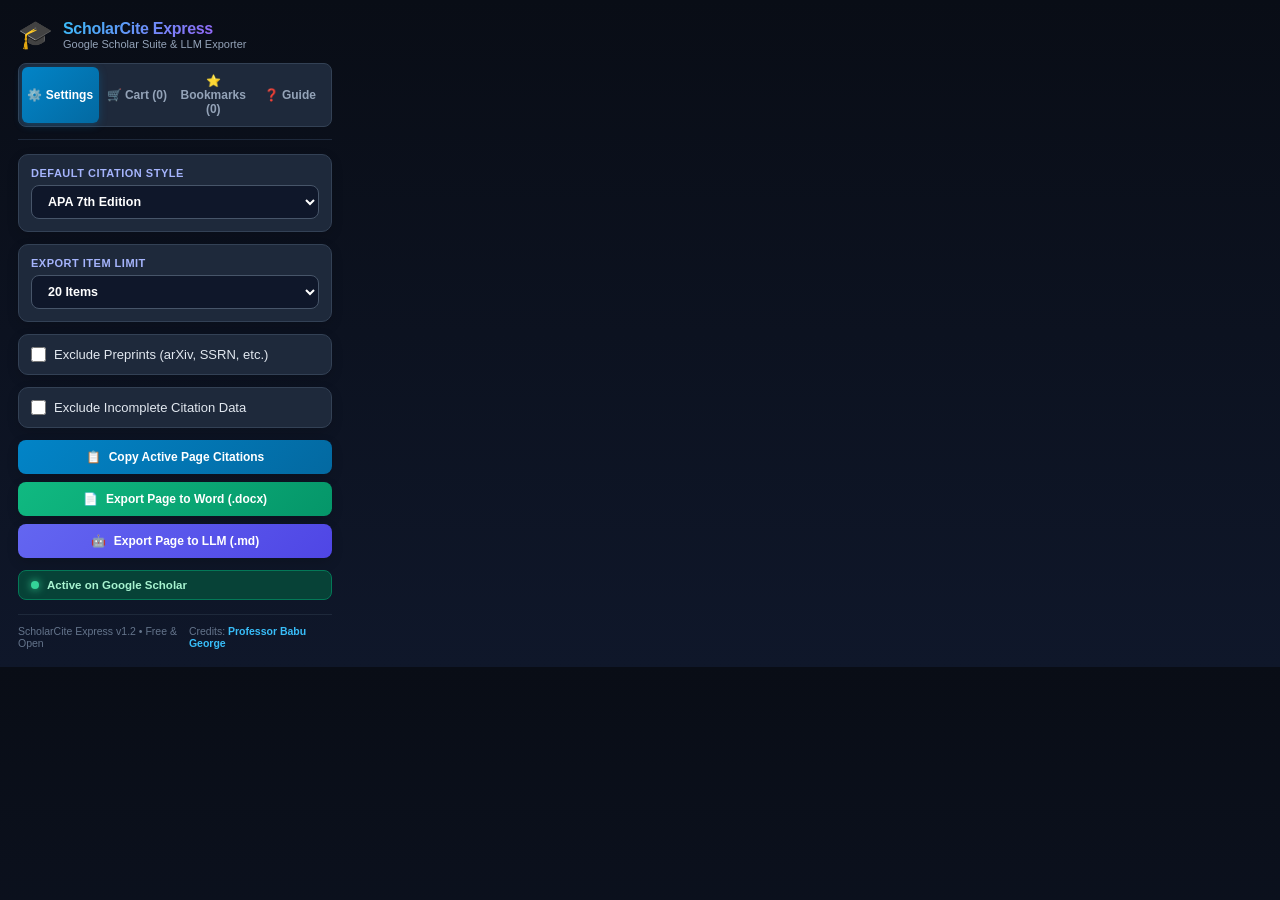
<file: popup/popup.html>
<!DOCTYPE html>
<html lang="en">
<head>
  <meta charset="UTF-8">
  <title>ScholarCite Express</title>
  <link rel="stylesheet" href="popup.css">
</head>
<body>
  <div class="popup-container">
    <header class="popup-header">
      <div class="brand">
        <span class="logo-icon">🎓</span>
        <div>
          <h1>ScholarCite Express</h1>
          <p class="subtitle">Google Scholar Suite & LLM Exporter</p>
        </div>
      </div>

      <nav class="popup-tabs">
        <button id="tab-btn-settings" class="tab-btn active">⚙️ Settings</button>
        <button id="tab-btn-cart" class="tab-btn">🛒 Cart (<span id="cart-count">0</span>)</button>
        <button id="tab-btn-bookmarks" class="tab-btn">⭐ Bookmarks (<span id="bookmarks-count">0</span>)</button>
        <button id="tab-btn-guide" class="tab-btn">❓ Guide</button>
      </nav>
    </header>

    <!-- Tab 1: Settings & Quick Actions -->
    <main id="tab-content-settings" class="tab-content active">
      <div class="setting-card">
        <label for="popup-style-select" class="setting-label">Default Citation Style</label>
        <select id="popup-style-select" class="popup-select">
          <option value="apa">APA 7th Edition</option>
          <option value="mla">MLA 9th Edition</option>
          <option value="chicago">Chicago 17th Edition</option>
          <option value="ieee">IEEE</option>
          <option value="harvard">Harvard</option>
          <option value="bibtex">BibTeX Format</option>
        </select>
      </div>

      <div class="setting-card">
        <label for="popup-limit-select" class="setting-label">Export Item Limit</label>
        <select id="popup-limit-select" class="popup-select">
          <option value="5">5 Items</option>
          <option value="10">10 Items</option>
          <option value="15">15 Items</option>
          <option value="20" selected>20 Items</option>
          <option value="30">30 Items</option>
          <option value="50">50 Items</option>
          <option value="all">⚡ Max Available (All)</option>
        </select>
      </div>

      <div class="setting-card checkbox-card">
        <label class="checkbox-label" style="display: flex; align-items: center; gap: 8px; font-size: 13px; font-weight: 500; cursor: pointer; color: #e2e8f0;">
          <input type="checkbox" id="popup-exclude-preprints">
          <span>Exclude Preprints (arXiv, SSRN, etc.)</span>
        </label>
      </div>

      <div class="setting-card checkbox-card">
        <label class="checkbox-label" style="display: flex; align-items: center; gap: 8px; font-size: 13px; font-weight: 500; cursor: pointer; color: #e2e8f0;">
          <input type="checkbox" id="popup-exclude-incomplete">
          <span>Exclude Incomplete Citation Data</span>
        </label>
      </div>

      <div class="actions-group">
        <button id="popup-copy-all" class="action-btn primary-btn">
          <span>📋</span> Copy Active Page Citations
        </button>
        <button id="popup-download-word" class="action-btn accent-btn">
          <span>📄</span> Export Page to Word (.docx)
        </button>
        <button id="popup-download-md" class="action-btn llm-btn">
          <span>🤖</span> Export Page to LLM (.md)
        </button>
      </div>

      <div class="status-banner" id="status-banner">
        <span class="status-dot"></span>
        <span id="status-text">Active on Google Scholar</span>
      </div>
    </main>

    <!-- Tab 2: Research Cart Manager -->
    <main id="tab-content-cart" class="tab-content">
      <div class="reading-list-container" id="cart-list-items">
        <p class="empty-msg">Your Research Cart is empty. Enable "Auto-Cart Pages" on Google Scholar or click "🛒 +Cart" on any paper!</p>
      </div>

      <div class="reading-actions">
        <button id="popup-exp-cart-docx" class="action-btn accent-btn">
          <span>📄</span> Export Cart to Word (.docx)
        </button>
        <button id="popup-exp-cart-md" class="action-btn llm-btn">
          <span>🤖</span> Export Cart to LLM (.md)
        </button>
        <button id="popup-clear-cart" class="action-btn danger-btn">
          <span>🗑️</span> Clear Research Cart
        </button>
      </div>
    </main>

    <!-- Tab 3: Persistent Bookmarks Manager -->
    <main id="tab-content-bookmarks" class="tab-content">
      <div class="setting-card" style="margin-bottom: 4px;">
        <label for="bookmark-topic-select" class="setting-label">Filter by Search Topic</label>
        <select id="bookmark-topic-select" class="popup-select">
          <option value="all">All Topics</option>
        </select>
      </div>

      <div class="reading-list-container" id="bookmark-list-items">
        <p class="empty-msg">No papers bookmarked yet. Click "⭐ Bookmark" on any paper card to save it to your library!</p>
      </div>

      <div class="reading-actions">
        <button id="popup-exp-bookmarks-docx" class="action-btn accent-btn">
          <span>📄</span> Export Bookmarks to Word
        </button>
        <button id="popup-exp-bookmarks-md" class="action-btn llm-btn">
          <span>🤖</span> Export Bookmarks to LLM
        </button>
        <button id="popup-delete-selected-bookmarks" class="action-btn danger-btn" style="background: linear-gradient(135deg, #d97706 0%, #b45309 100%);">
          <span>🗑️</span> Delete Selected
        </button>
        <button id="popup-clear-all-bookmarks" class="action-btn danger-btn">
          <span>🗑️</span> Clear All Bookmarks
        </button>
      </div>
    </main>

    <!-- Tab 4: User Guide & Documentation -->
    <main id="tab-content-guide" class="tab-content">
      <div style="display: flex; flex-direction: column; gap: 10px; font-size: 11.5px; line-height: 1.45; color: #cbd5e1;">
        <div class="setting-card">
          <strong style="color: #38bdf8;">🎓 Inline Citations & Rank Badges (#1 - #10)</strong>
          <p style="margin-top: 4px;">Formats Google Scholar search results into APA 7th, MLA 9th, Chicago 17th, IEEE, Harvard, and BibTeX instantly with position rank badges.</p>
        </div>

        <div class="setting-card">
          <strong style="color: #38bdf8;">⚡ Parallel Batch 0% CAPTCHA Enrichment</strong>
          <p style="margin-top: 4px;">Fetches Volume, Issue, Pages, DOI, and full abstracts in parallel (3 at a time) via Open APIs (Crossref, Semantic Scholar, OpenAlex) with zero Google Scholar requests.</p>
        </div>

        <div class="setting-card">
          <strong style="color: #38bdf8;">🔥 Visual Citation Impact & H-Index Metrics</strong>
          <p style="margin-top: 4px;">Displays Highly Cited badges (100+) and calculates total citations, average citations per paper, and dataset H-Index benchmark.</p>
        </div>

        <div class="setting-card">
          <strong style="color: #38bdf8;">🏷️ Keyword Extraction & COinS Zotero Tags</strong>
          <p style="margin-top: 4px;">Extracts research topic tags (#Empirical, #DeepLearning) and embeds OpenURL Z3988 tags for Zotero/Mendeley auto-detect.</p>
        </div>

        <div class="setting-card">
          <strong style="color: #38bdf8;">🛒 Multi-Page Research Cart & Bookmarks</strong>
          <p style="margin-top: 4px;">Accumulate papers across search pages or manage persistent topic-grouped bookmarks with multi-select bulk deletion.</p>
        </div>

        <div class="setting-card">
          <strong style="color: #38bdf8;">🤖 7 Academic Prompts & Multi-Format Exporters</strong>
          <p style="margin-top: 4px;">Includes 👑 God-Mode paper drafting prompt and exports to Markdown (.md), JSON, Word (.docx), BibTeX (.bib), RIS (.ris), and OA PDF Links (.txt).</p>
        </div>
      </div>
    </main>

    <footer class="popup-footer">
      <div class="footer-meta">ScholarCite Express v1.2 &bull; Free & Open</div>
      <div class="footer-credit">
        Credits: <a href="https://www.linkedin.com/in/beingbabu/" target="_blank" rel="noopener noreferrer">Professor Babu George</a>
      </div>
    </footer>
  </div>

  <script src="../lib/domParser.js"></script>
  <script src="../lib/citationFormatter.js"></script>
  <script src="../lib/docxGenerator.js"></script>
  <script src="../lib/exportEngine.js"></script>
  <script src="popup.js"></script>
</body>
</html>
</file>
<file: popup/popup.css>
/* ScholarCite Express - Premium Extension Popup Styles */

* {
  box-sizing: border-box;
  margin: 0;
  padding: 0;
}

body {
  width: 350px;
  font-family: -apple-system, BlinkMacSystemFont, "Segoe UI", Roboto, Helvetica, Arial, sans-serif;
  background: linear-gradient(180deg, #090d16 0%, #0f172a 100%);
  color: #f8fafc;
  margin: 0;
  padding: 0;
}

.popup-container {
  padding: 18px;
  display: flex;
  flex-direction: column;
  gap: 14px;
}

.popup-header {
  border-bottom: 1px solid #1e293b;
  padding-bottom: 12px;
  display: flex;
  flex-direction: column;
  gap: 12px;
}

.brand {
  display: flex;
  align-items: center;
  gap: 10px;
}

.logo-icon {
  font-size: 28px;
}

h1 {
  font-size: 16px;
  font-weight: 800;
  background: linear-gradient(135deg, #38bdf8 0%, #a855f7 100%);
  -webkit-background-clip: text;
  -webkit-text-fill-color: transparent;
  letter-spacing: -0.3px;
}

.subtitle {
  font-size: 11px;
  color: #94a3b8;
  font-weight: 500;
}

.popup-tabs {
  display: flex;
  background: #1e293b;
  border-radius: 8px;
  padding: 3px;
  border: 1px solid #334155;
}

.tab-btn {
  flex: 1;
  background: none;
  border: none;
  color: #94a3b8;
  font-size: 12px;
  font-weight: 600;
  padding: 7px 0;
  cursor: pointer;
  border-radius: 6px;
  transition: all 0.2s cubic-bezier(0.4, 0, 0.2, 1);
}

.tab-btn.active {
  background: linear-gradient(135deg, #0284c7 0%, #0369a1 100%);
  color: #ffffff;
  box-shadow: 0 2px 8px rgba(2, 132, 199, 0.3);
}

.tab-content {
  display: none;
  flex-direction: column;
  gap: 12px;
}

.tab-content.active {
  display: flex;
}

.setting-card {
  background: #1e293b;
  border: 1px solid #334155;
  border-radius: 10px;
  padding: 12px;
  display: flex;
  flex-direction: column;
  gap: 6px;
  box-shadow: 0 4px 12px rgba(0, 0, 0, 0.15);
}

.setting-label {
  font-size: 11px;
  font-weight: 800;
  color: #a5b4fc;
  text-transform: uppercase;
  letter-spacing: 0.5px;
}

.popup-select {
  width: 100%;
  background: #0f172a;
  color: #ffffff;
  border: 1px solid #475569;
  border-radius: 8px;
  padding: 8px 12px;
  font-size: 12.5px;
  font-weight: 600;
  outline: none;
  cursor: pointer;
  transition: border-color 0.15s ease;
}

.popup-select:focus {
  border-color: #38bdf8;
}

.checkbox-card input[type="checkbox"] {
  accent-color: #38bdf8;
  width: 15px;
  height: 15px;
  cursor: pointer;
}

.actions-group {
  display: flex;
  flex-direction: column;
  gap: 8px;
}

.action-btn {
  width: 100%;
  border: none;
  border-radius: 8px;
  padding: 10px 14px;
  font-size: 12px;
  font-weight: 700;
  cursor: pointer;
  display: flex;
  align-items: center;
  justify-content: center;
  gap: 8px;
  box-shadow: 0 4px 12px rgba(0, 0, 0, 0.15);
  transition: all 0.2s cubic-bezier(0.4, 0, 0.2, 1);
}

.action-btn:not(:disabled):hover {
  transform: translateY(-1px);
  box-shadow: 0 6px 16px rgba(0, 0, 0, 0.25);
}

.action-btn:disabled {
  opacity: 0.5;
  cursor: not-allowed;
}

.primary-btn { 
  background: linear-gradient(135deg, #0284c7 0%, #0369a1 100%); 
  color: #ffffff; 
}

.accent-btn { 
  background: linear-gradient(135deg, #10b981 0%, #059669 100%); 
  color: #ffffff; 
}

.llm-btn { 
  background: linear-gradient(135deg, #6366f1 0%, #4f46e5 100%); 
  color: #ffffff; 
}

.danger-btn { 
  background: linear-gradient(135deg, #ef4444 0%, #dc2626 100%); 
  color: #ffffff; 
}

.status-banner {
  background: rgba(6, 78, 59, 0.8);
  border: 1px solid #047857;
  color: #a7f3d0;
  font-size: 11.5px;
  font-weight: 600;
  border-radius: 8px;
  padding: 8px 12px;
  display: flex;
  align-items: center;
  gap: 8px;
}

.status-banner.inactive {
  background: rgba(69, 26, 3, 0.8);
  border-color: #78350f;
  color: #fde68a;
}

.status-dot {
  width: 8px;
  height: 8px;
  border-radius: 50%;
  background: #34d399;
  box-shadow: 0 0 8px #34d399;
}

.status-banner.inactive .status-dot { 
  background: #fbbf24; 
  box-shadow: 0 0 8px #fbbf24;
}

.reading-list-container {
  max-height: 220px;
  overflow-y: auto;
  display: flex;
  flex-direction: column;
  gap: 8px;
  background: #1e293b;
  border: 1px solid #334155;
  border-radius: 10px;
  padding: 10px;
}

.empty-msg {
  font-size: 11.5px;
  color: #94a3b8;
  text-align: center;
  padding: 16px 8px;
  line-height: 1.5;
}

.saved-item {
  background: #0f172a;
  border: 1px solid #334155;
  border-radius: 8px;
  padding: 10px;
  display: flex;
  flex-direction: column;
  gap: 4px;
}

.saved-title {
  font-size: 12px;
  font-weight: 700;
  color: #38bdf8;
}

.saved-cit {
  font-size: 11px;
  color: #cbd5e1;
  line-height: 1.4;
}

.reading-actions {
  display: flex;
  flex-direction: column;
  gap: 8px;
}

.popup-footer {
  border-top: 1px solid #1e293b;
  padding-top: 10px;
  display: flex;
  align-items: center;
  justify-content: space-between;
  font-size: 10.5px;
  color: #64748b;
}

.footer-credit a {
  color: #38bdf8;
  text-decoration: none;
  font-weight: 600;
}

.footer-credit a:hover {
  text-decoration: underline;
}
</file>
